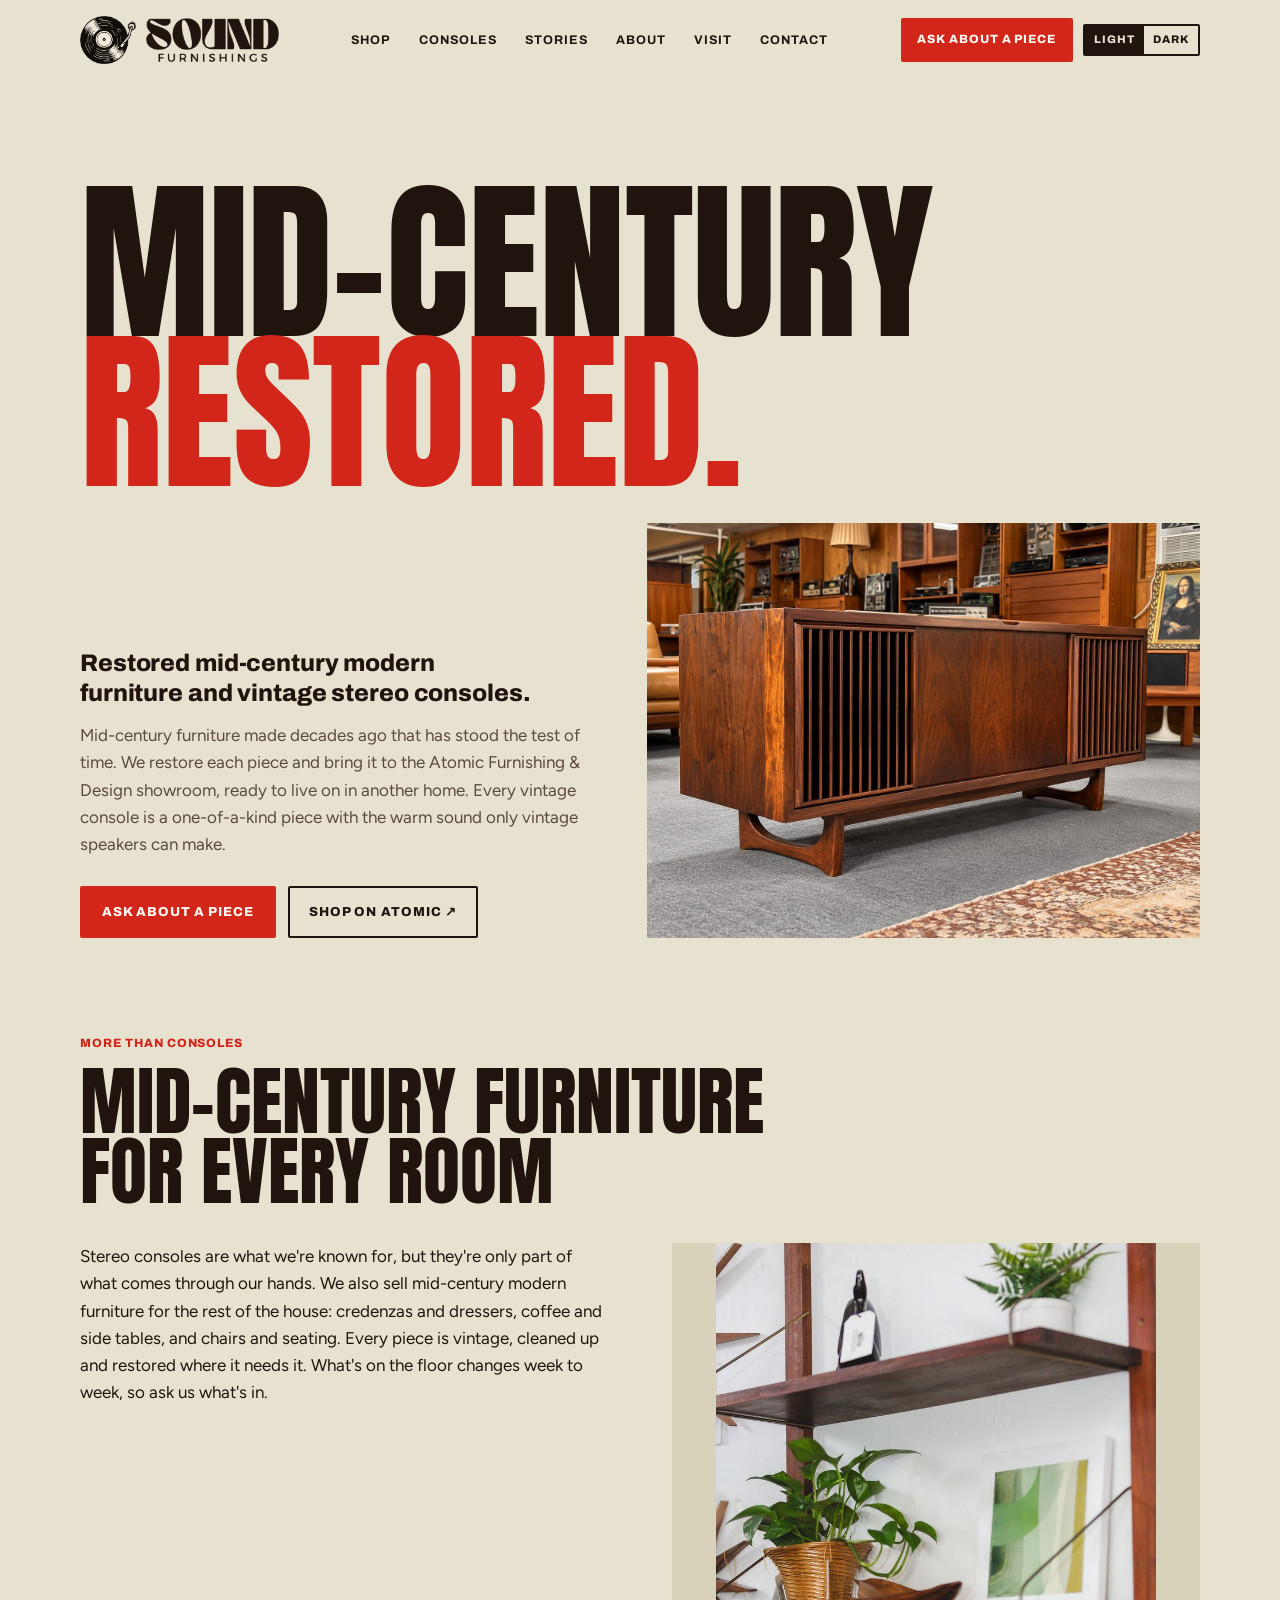
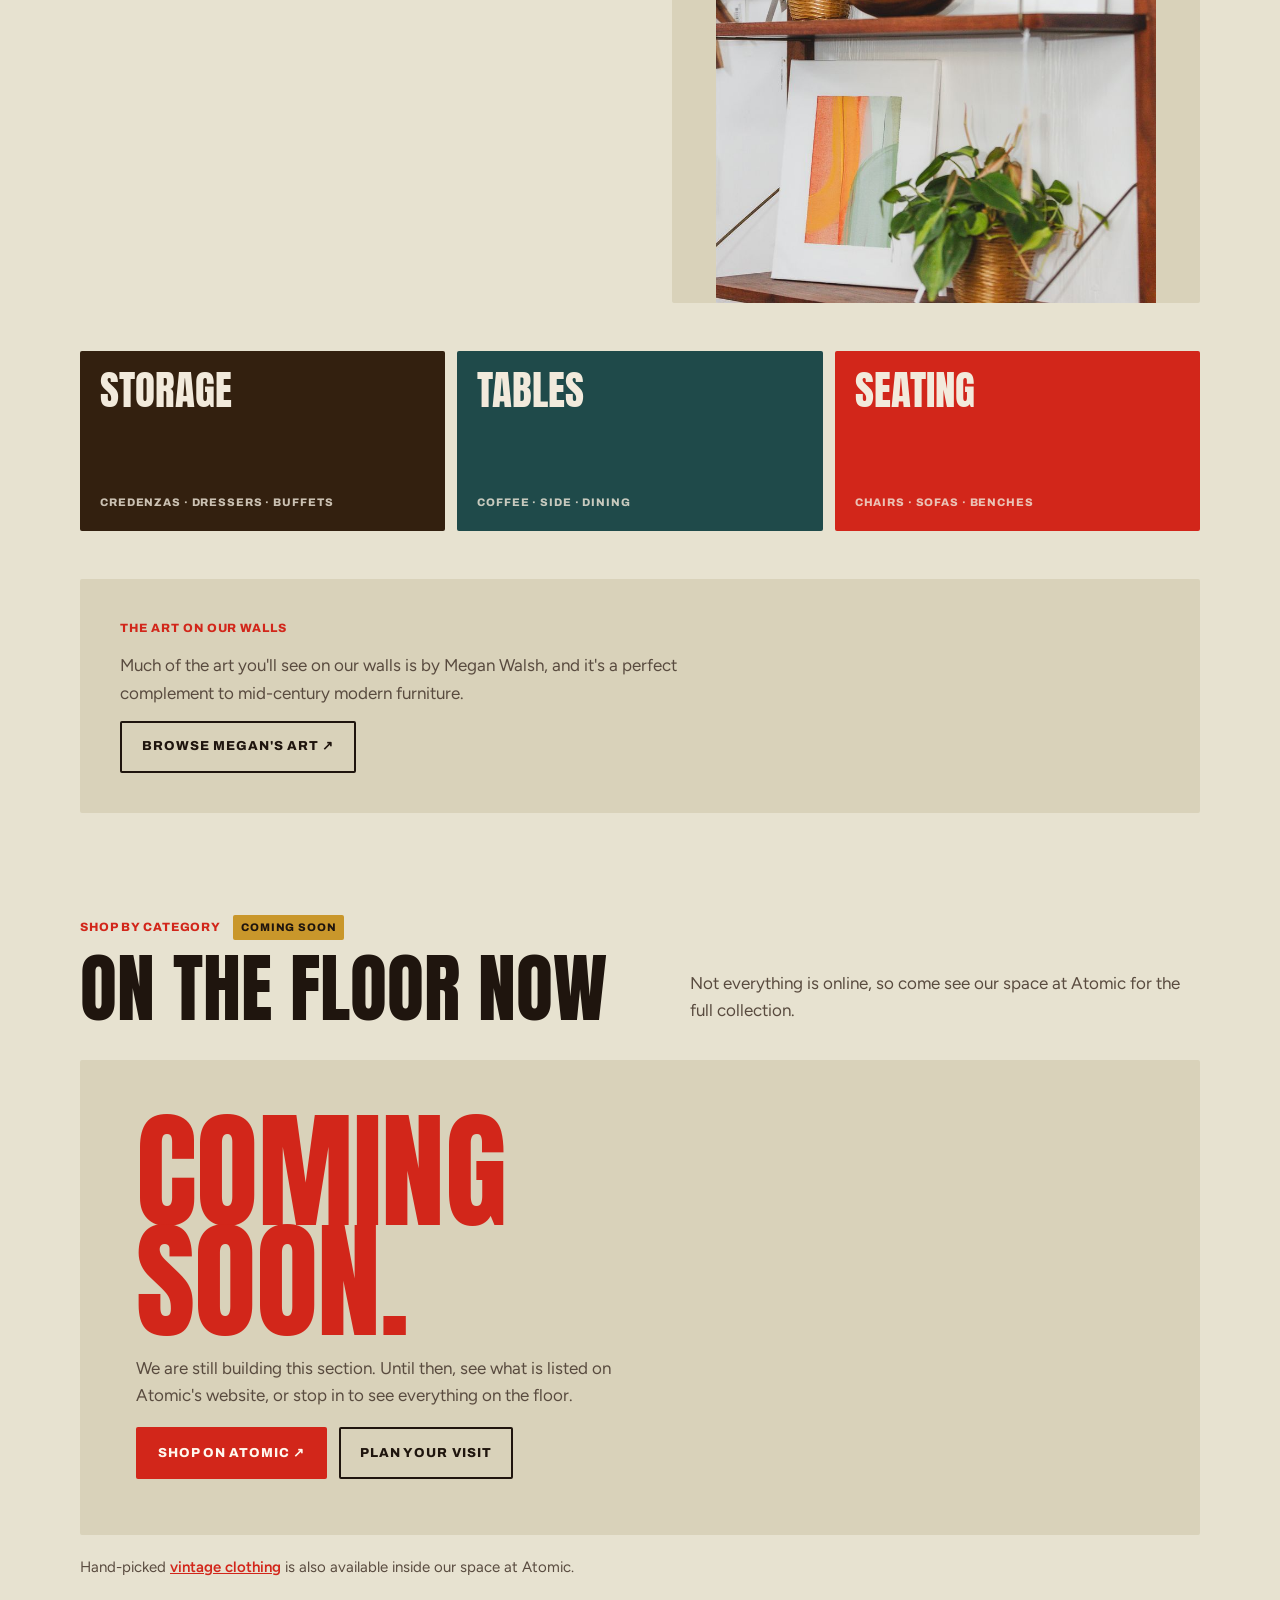
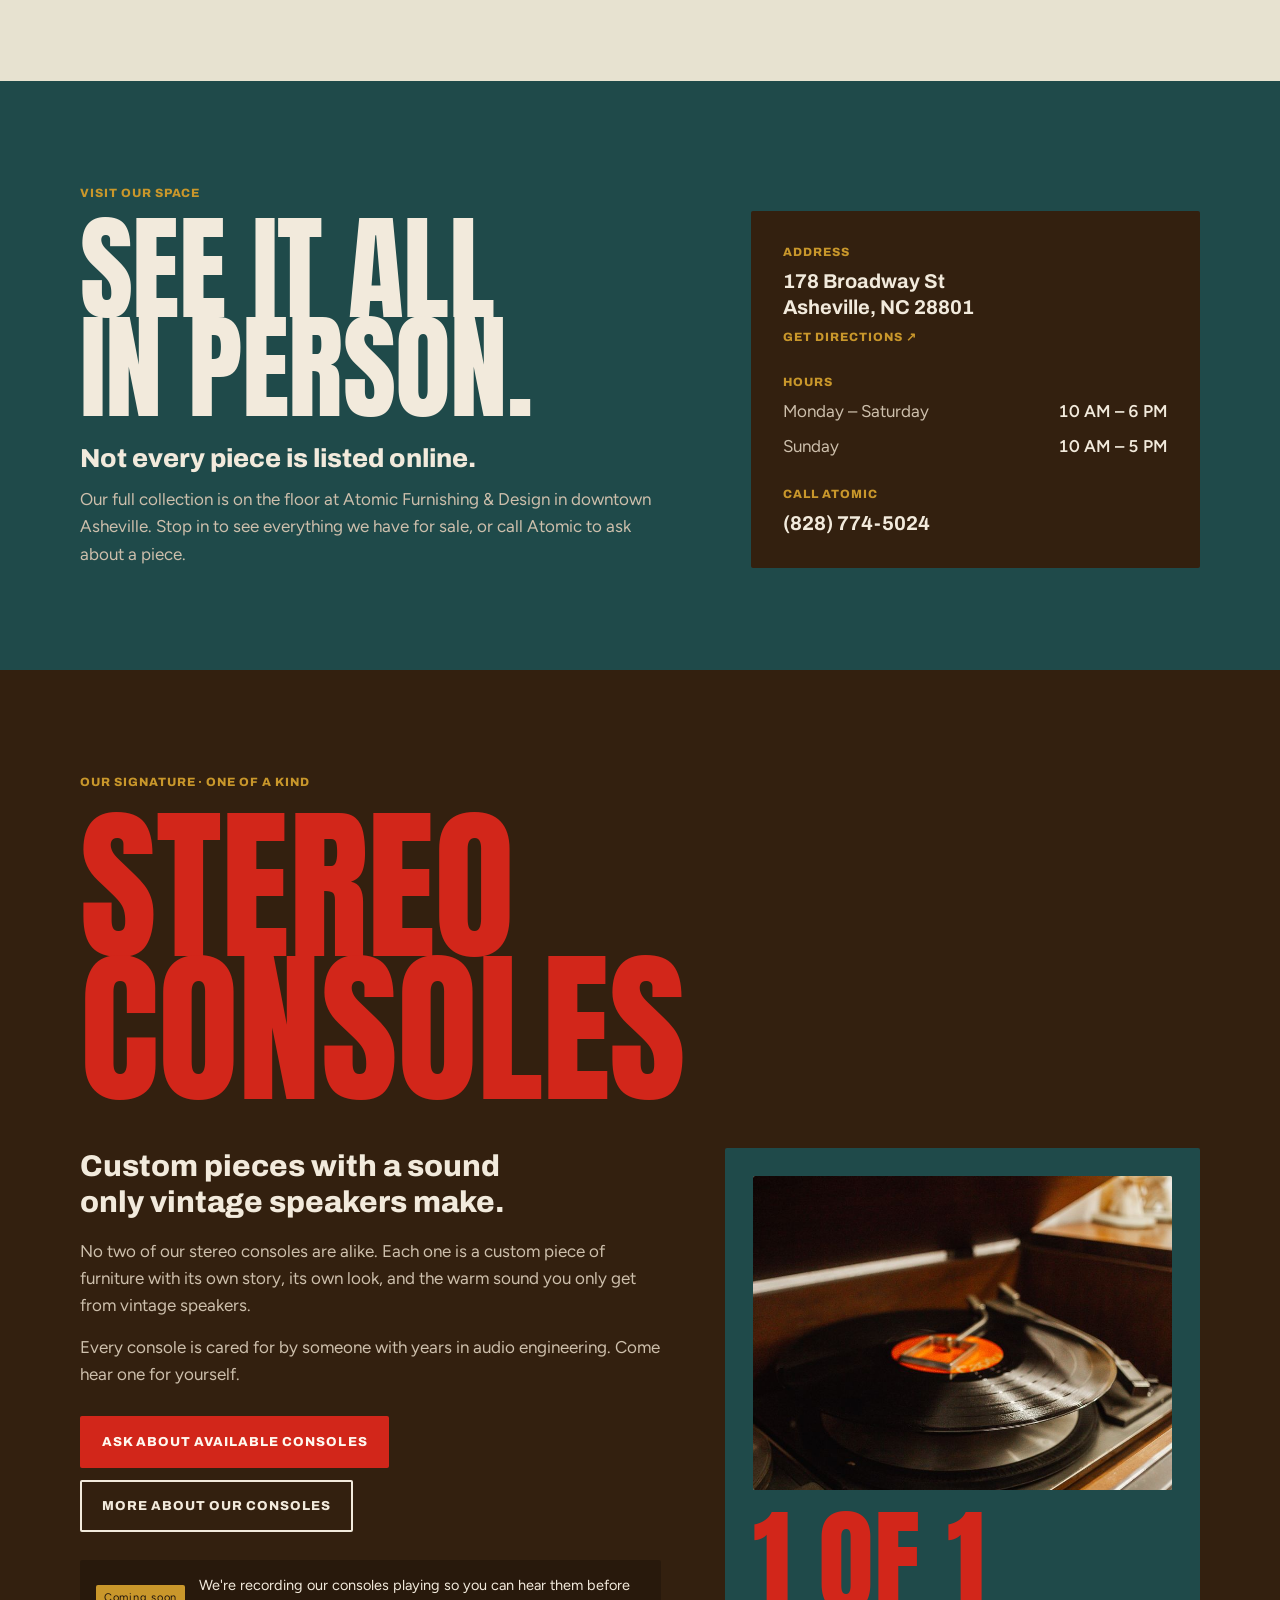
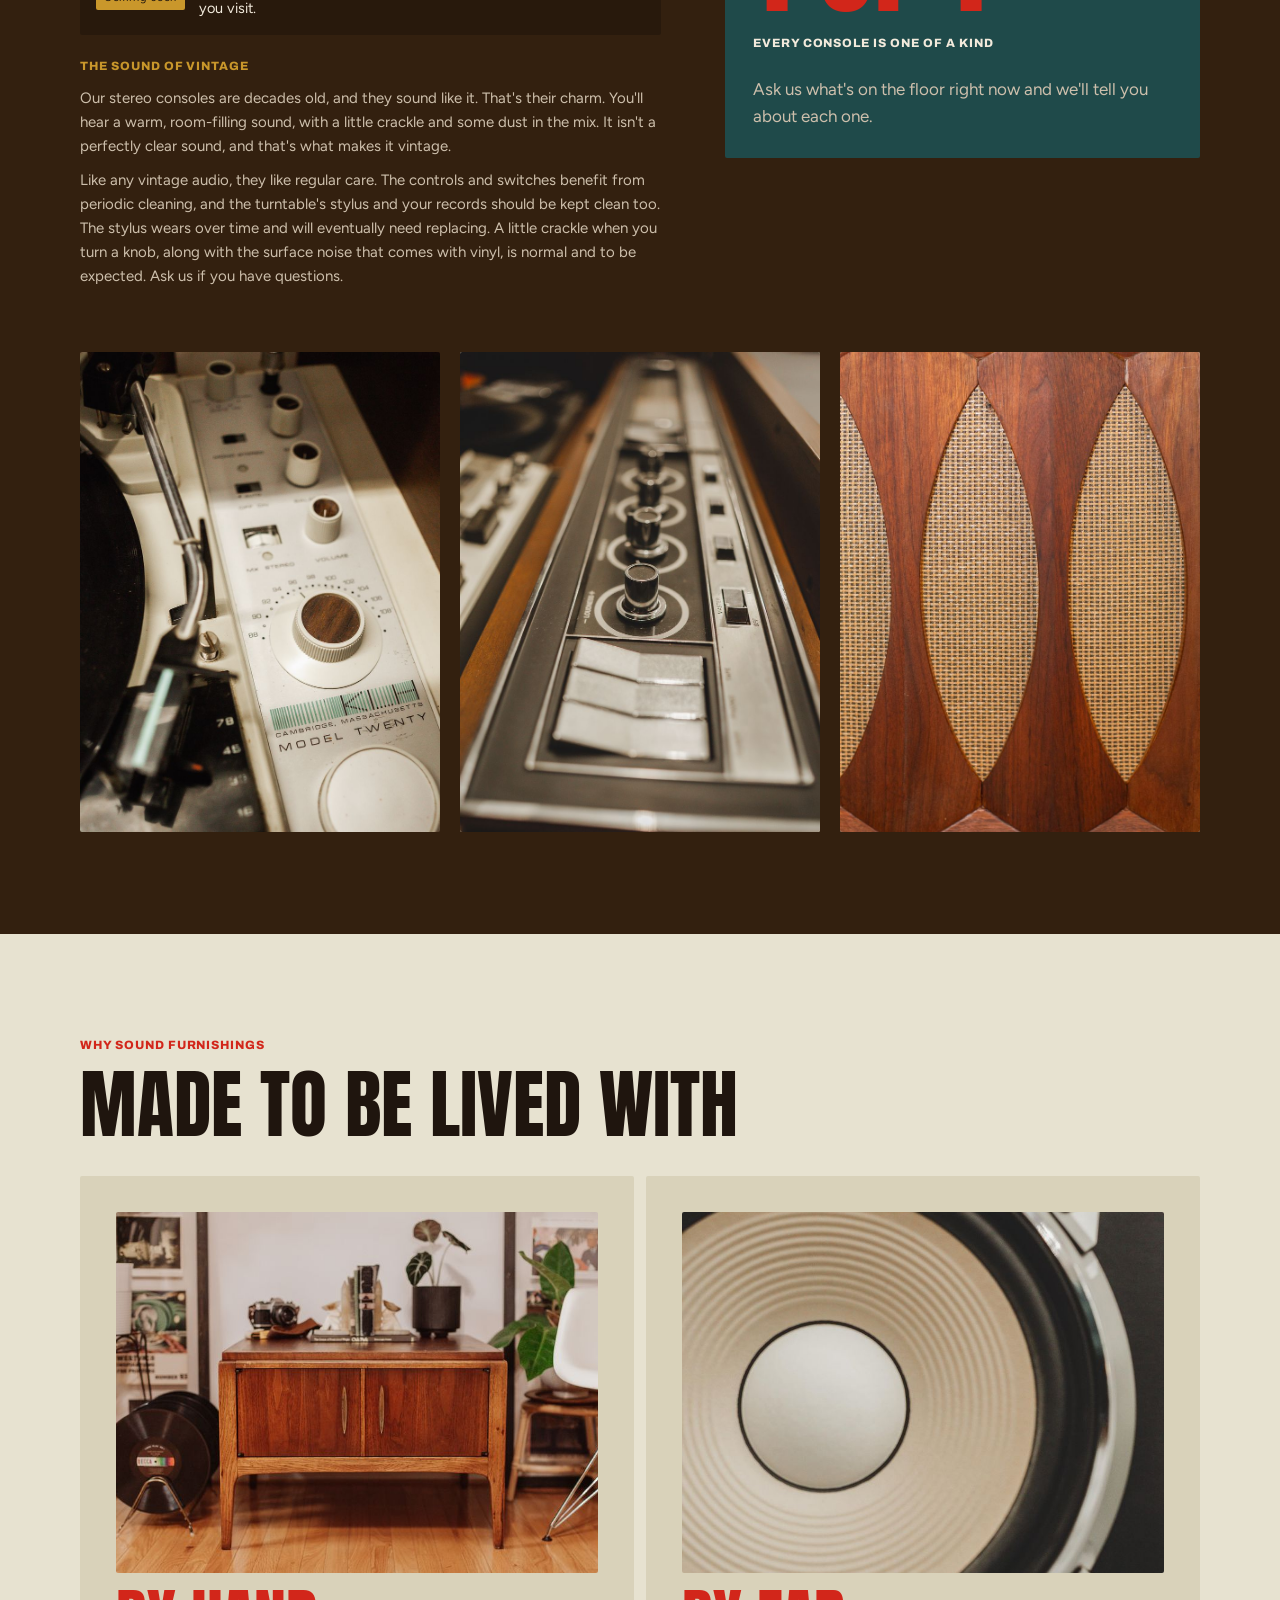
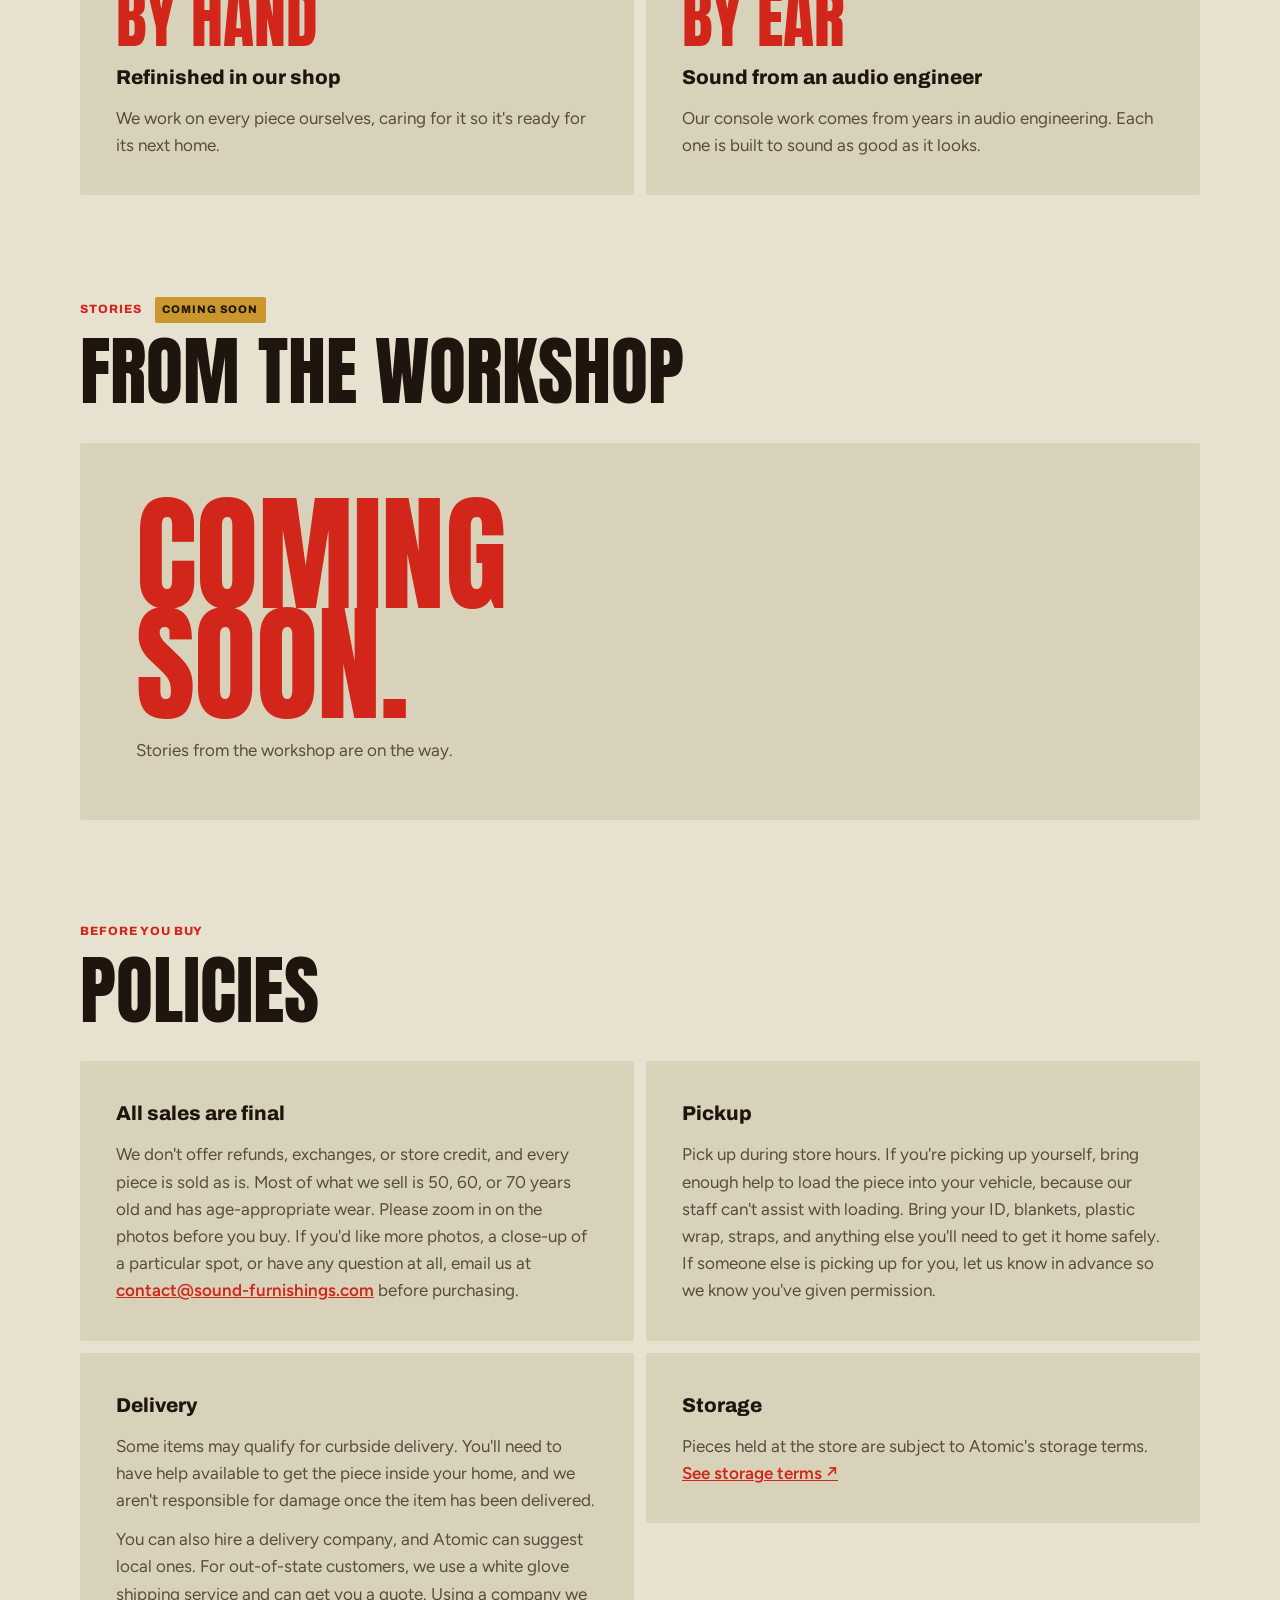
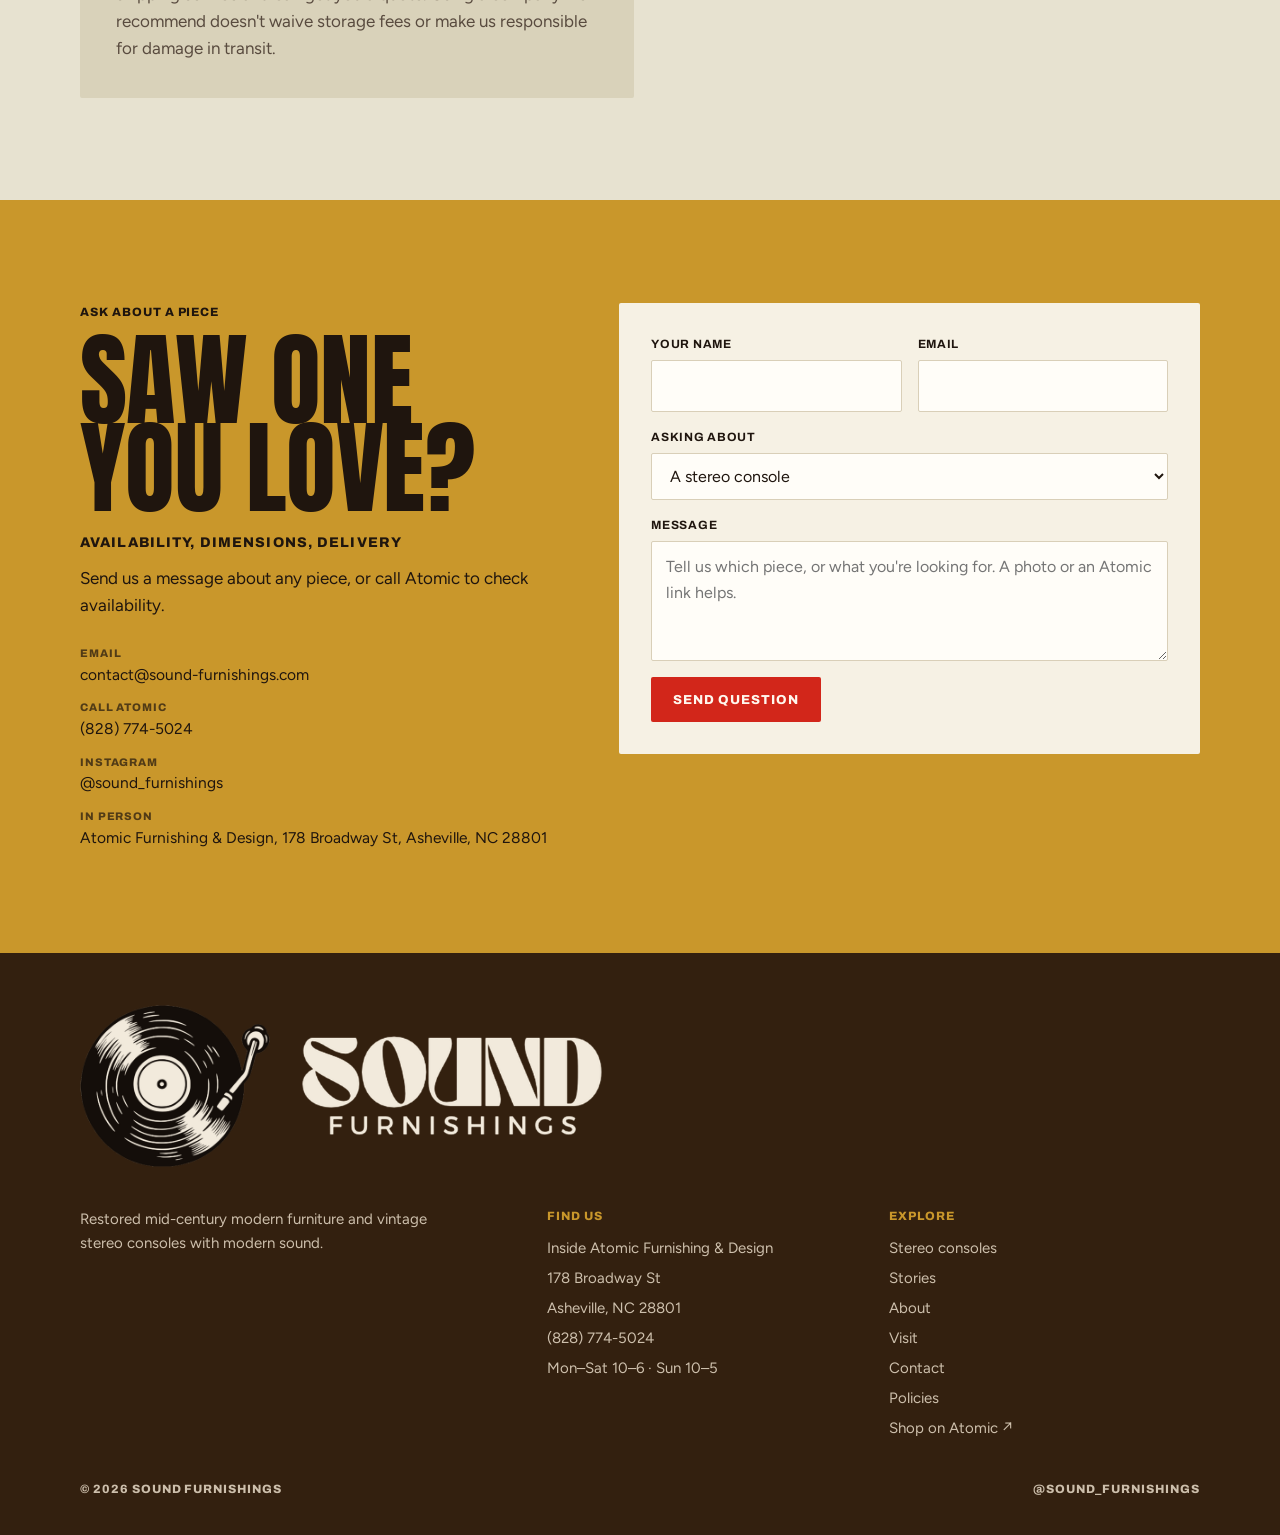
<file: index.html>
<!doctype html>
<html lang="en">
<head>
<meta charset="utf-8">
<meta name="viewport" content="width=device-width, initial-scale=1">
<title>Sound Furnishings | Restored Mid-Century Furniture &amp; Stereo Consoles</title>
<meta name="description" content="Restored mid-century modern furniture and one-of-a-kind vintage stereo consoles. See our space inside Atomic Furnishing &amp; Design, 178 Broadway St, Asheville, NC.">
<link rel="canonical" href="https://www.sound-furnishings.com/">
<meta name="theme-color" content="#33200F">
<meta property="og:site_name" content="Sound Furnishings">
<meta property="og:type" content="website">
<meta property="og:title" content="Sound Furnishings | Restored Mid-Century Furniture &amp; Stereo Consoles">
<meta property="og:description" content="Restored mid-century modern furniture and one-of-a-kind vintage stereo consoles. See our space inside Atomic Furnishing &amp; Design, 178 Broadway St, Asheville, NC.">
<meta property="og:url" content="https://www.sound-furnishings.com/">
<meta property="og:image" content="https://www.sound-furnishings.com/assets/og-image.png">
<meta name="twitter:card" content="summary_large_image">
<link rel="icon" type="image/png" href="/assets/favicon.png">
<link rel="preconnect" href="https://fonts.googleapis.com">
<link rel="preconnect" href="https://fonts.gstatic.com" crossorigin>
<link rel="stylesheet" href="https://fonts.googleapis.com/css2?family=Anton&family=Archivo:wght@600;700;800&family=Figtree:wght@400;500;600&display=swap">
<link rel="stylesheet" href="/style.css">
<script>try{var t=localStorage.getItem('sf-theme');if(t){document.documentElement.setAttribute('data-theme',t)}}catch(e){}</script>
<script type="application/ld+json">{"@context": "https://schema.org", "@type": "FurnitureStore", "name": "Sound Furnishings", "url": "https://www.sound-furnishings.com/", "image": "https://www.sound-furnishings.com/assets/og-image.png", "description": "Restored mid-century modern furniture and vintage stereo consoles, in our space inside Atomic Furnishing & Design in Asheville, NC.", "telephone": "+1-828-774-5024", "address": {"@type": "PostalAddress", "streetAddress": "178 Broadway St", "addressLocality": "Asheville", "addressRegion": "NC", "postalCode": "28801", "addressCountry": "US"}, "openingHoursSpecification": [{"@type": "OpeningHoursSpecification", "dayOfWeek": ["Monday", "Tuesday", "Wednesday", "Thursday", "Friday", "Saturday"], "opens": "10:00", "closes": "18:00"}, {"@type": "OpeningHoursSpecification", "dayOfWeek": "Sunday", "opens": "10:00", "closes": "17:00"}], "sameAs": ["https://www.instagram.com/sound_furnishings/"]}</script>
</head>
<body>
<a class="skip" href="#main">Skip to content</a>
<header class="site">
  <div class="wrap bar">
    <a class="logo" href="/" aria-label="Sound Furnishings home"><img class="rec" src="/assets/record-solid.png" alt="" width="56" height="48"><img class="wm wm-ink" src="/assets/wordmark-ink.png" alt="Sound Furnishings" width="133" height="44"><img class="wm wm-cream" src="/assets/wordmark-cream.png" alt="" width="133" height="44"></a>
    <nav class="main" id="nav" aria-label="Main"><a href="/#shop">Shop</a><a href="/consoles/">Consoles</a><a href="/stories/">Stories</a><a href="/about/">About</a><a href="/visit/">Visit</a><a href="/contact/">Contact</a></nav>
    <div style="display:flex;gap:10px;align-items:center">
      <a class="btn btn-primary header-cta" href="/contact/">Ask about a piece</a>
      <div class="theme-toggle" role="group" aria-label="Color theme">
        <button type="button" id="t-light" data-set="light">Light</button>
        <button type="button" id="t-dark" data-set="dark">Dark</button>
      </div>
      <button class="menu-btn" id="menuBtn" aria-expanded="false" aria-controls="nav">Menu</button>
    </div>
  </div>
</header>
<main id="main">

  <section class="hero">
    <div class="wrap">
      <p class="giant" aria-hidden="true"><span class="ink">Mid-Century</span><span>Restored.</span></p>
      <div class="hero-grid">
        <div>
          <h1>Restored mid-century modern furniture and vintage stereo consoles.</h1>
          <p class="lede">Mid-century furniture made decades ago that has stood the test of time. We restore each piece and bring it to the Atomic Furnishing &amp; Design showroom, ready to live on in another home. Every vintage console is a one-of-a-kind piece with the warm sound only vintage speakers can make.</p>
          <div class="actions">
            <a class="btn btn-primary" href="#ask">Ask about a piece</a>
            <a class="btn btn-ghost" href="https://atomicfurnishings.com/collections/sound-furnishings" target="_blank" rel="noopener">Shop on Atomic ↗</a>
          </div>
        </div>
        <img class="hero-img" src="/assets/hero-console.jpg" alt="Walnut mid-century stereo console with slatted speaker grilles, on display at Atomic Furnishing & Design" width="1448" height="1086" fetchpriority="high">
      </div>
    </div>
  </section>

  <section id="furniture" style="padding-top:0">
    <div class="wrap">
      <div class="sec-head">
        <div>
          <p class="label">More than consoles</p>
          <h2 class="head">Mid-century furniture for every room</h2>
        </div>
      </div>
      <div class="split">
        <div class="prose" style="max-width:36em">
          <p>Stereo consoles are what we're known for, but they're only part of what comes through our hands. We also sell mid-century modern furniture for the rest of the house: credenzas and dressers, coffee and side tables, and chairs and seating. Every piece is vintage, cleaned up and restored where it needs it. What's on the floor changes week to week, so ask us what's in.</p>
        </div>
        <img class="ph" src="/assets/photos/shelf-1400.jpg" srcset="/assets/photos/shelf-800.jpg 800w, /assets/photos/shelf-1400.jpg 1365w" sizes="(max-width:880px) 100vw, 50vw" alt="Walnut wall shelves with plants, a carved wooden bowl and abstract paintings" width="1365" height="2048" loading="lazy" decoding="async" style="aspect-ratio:4/5;object-fit:contain">
      </div>
      <div class="kinds">
        <div class="kind" style="--tone:var(--walnut)"><h3>Storage</h3><p class="label">Credenzas · dressers · buffets</p></div>
        <div class="kind" style="--tone:var(--teal)"><h3>Tables</h3><p class="label">Coffee · side · dining</p></div>
        <div class="kind" style="--tone:var(--red)"><h3>Seating</h3><p class="label">Chairs · sofas · benches</p></div>
      </div>
      <div class="art-note">
        <p class="label">The art on our walls</p>
        <p>Much of the art you'll see on our walls is by Megan Walsh, and it's a perfect complement to mid-century modern furniture.</p>
        <div class="actions"><a class="btn btn-ghost" href="https://atomicfurnishings.com/collections/megan-walsh" target="_blank" rel="noopener">Browse Megan's art ↗</a></div>
      </div>
    </div>
  </section>

  <section id="shop" style="padding-top:0">
    <div class="wrap">
      <div class="sec-head">
        <div>
          <p class="label">Shop by category <span class="soon">Coming soon</span></p>
          <h2 class="head">On the floor now</h2>
        </div>
        <p class="note">Not everything is online, so come see our space at Atomic for the full collection.</p>
      </div>
      <div class="coming"><p class="giant" aria-hidden="true">Coming<br>soon.</p>
        <p>We are still building this section. Until then, see what is listed on Atomic's website, or stop in to see everything on the floor.</p>
        <div class="actions"><a class="btn btn-primary" href="https://atomicfurnishings.com/collections/sound-furnishings" target="_blank" rel="noopener">Shop on Atomic ↗</a><a class="btn btn-ghost" href="/visit/">Plan your visit</a></div></div>
      <p class="extra">Hand-picked <a href="#visit">vintage clothing</a> is also available inside our space at Atomic.</p>
    </div>
  </section>

  <section class="visit" id="visit">
    <div class="wrap visit-grid">
      <div>
        <p class="label">Visit our space</p>
        <p class="giant" aria-hidden="true">See it all<br>in person.</p>
        <h2 class="visit-h">Not every piece is listed online.</h2>
        <p class="visit-copy">Our full collection is on the floor at Atomic Furnishing &amp; Design in downtown Asheville. Stop in to see everything we have for sale, or call Atomic to ask about a piece.</p>
      </div>
      <div class="visit-card">
        <div>
          <p class="label">Address</p>
          <p class="big-line">178 Broadway St<br>Asheville, NC 28801</p>
          <a class="maplink" href="https://www.google.com/maps/search/?api=1&amp;query=Atomic+Furnishing+and+Design+178+Broadway+St+Asheville+NC+28801" target="_blank" rel="noopener">Get directions ↗</a>
        </div>
        <div>
          <p class="label">Hours</p>
          <dl class="hours">
            <div><dt>Monday – Saturday</dt><dd>10 AM – 6 PM</dd></div>
            <div><dt>Sunday</dt><dd>10 AM – 5 PM</dd></div>
          </dl>
        </div>
        <div>
          <p class="label">Call Atomic</p>
          <p class="big-line"><a href="tel:+18287745024">(828) 774-5024</a></p>
        </div>
      </div>
    </div>
  </section>

  <section class="signature" id="consoles">
    <div class="wrap">
      <p class="label">Our signature · One of a kind</p>
      <p class="giant" aria-hidden="true">Stereo<br>Consoles</p>
      <div class="sig-grid">
        <div>
          <h2>Custom pieces with a sound only vintage speakers make.</h2>
          <div class="body">
            <p>No two of our stereo consoles are alike. Each one is a custom piece of furniture with its own story, its own look, and the warm sound you only get from vintage speakers.</p>
            <p>Every console is cared for by someone with years in audio engineering. Come hear one for yourself.</p>
          </div>
          <div class="actions">
            <a class="btn btn-primary" href="/contact/">Ask about available consoles</a>
            <a class="btn btn-ghost" href="/consoles/">More about our consoles</a>
          </div>
          <div class="listen"><span class="soon">Coming soon</span><span>We're recording our consoles playing so you can hear them before you visit.</span></div>
          <div class="sound-note"><p class="label">The sound of vintage</p><p>Our stereo consoles are decades old, and they sound like it. That's their charm. You'll hear a warm, room-filling sound, with a little crackle and some dust in the mix. It isn't a perfectly clear sound, and that's what makes it vintage.</p><p>Like any vintage audio, they like regular care. The controls and switches benefit from periodic cleaning, and the turntable's stylus and your records should be kept clean too. The stylus wears over time and will eventually need replacing. A little crackle when you turn a knob, along with the surface noise that comes with vinyl, is normal and to be expected. Ask us if you have questions.</p></div>
        </div>
        <aside class="spec" aria-label="Every console is one of a kind">
          <img class="ph" src="/assets/photos/turntable-1400.jpg" srcset="/assets/photos/turntable-800.jpg 800w, /assets/photos/turntable-1400.jpg 1365w" sizes="(max-width:880px) 100vw, 40vw" alt="Vintage turntable playing a record inside a wood console" width="1365" height="2048" loading="lazy" decoding="async" style="object-position:50% 36%;aspect-ratio:4/3">
          <p class="oneofone" aria-hidden="true">1 of 1</p>
          <p class="label" style="color:var(--on-dark)">Every console is one of a kind</p>
          <p style="color:var(--on-dark-soft)">Ask us what's on the floor right now and we'll tell you about each one.</p>
        </aside>
      </div>
    <div class="strip"><img class="ph" src="/assets/photos/klh-1400.jpg" srcset="/assets/photos/klh-800.jpg 800w, /assets/photos/klh-1400.jpg 1400w" sizes="(max-width:560px) 100vw, 33vw" alt="Vintage KLH Model Twenty stereo controls and tonearm" width="1400" height="1867" loading="lazy" decoding="async" style="object-position:50% 50%"><img class="ph" src="/assets/photos/controls-1400.jpg" srcset="/assets/photos/controls-800.jpg 800w, /assets/photos/controls-1400.jpg 1365w" sizes="(max-width:560px) 50vw, 33vw" alt="Black knobs and chrome switches on the control panel of a vintage stereo console" width="1365" height="2048" loading="lazy" decoding="async" style="object-position:50% 60%"><img class="ph" src="/assets/photos/walnut-panel-1400.jpg" srcset="/assets/photos/walnut-panel-800.jpg 800w, /assets/photos/walnut-panel-1400.jpg 1365w" sizes="(max-width:560px) 50vw, 33vw" alt="Walnut speaker panel with oval woven grille cloth on a vintage console" width="1365" height="2048" loading="lazy" decoding="async" style="object-position:50% 40%"></div>
    </div>
  </section>

  <section >
    <div class="wrap">
      <div class="sec-head">
        <div>
          <p class="label">Why Sound Furnishings</p>
          <h2 class="head">Made to be lived with</h2>
        </div>
      </div>
      <div class="pillars">
        <div class="pillar">
          <img class="ph" src="/assets/photos/side-table-1400.jpg" srcset="/assets/photos/side-table-800.jpg 800w, /assets/photos/side-table-1400.jpg 1400w" sizes="(max-width:700px) 100vw, 50vw" alt="Mid-century wood side table with two doors and brass pulls, styled with a camera, books and plants" width="1400" height="933" loading="lazy" decoding="async" style="object-position:50% 50%;aspect-ratio:4/3">
          <span class="num">By hand</span>
          <h3>Refinished in our shop</h3>
          <p>We work on every piece ourselves, caring for it so it's ready for its next home.</p>
        </div>
        <div class="pillar">
          <img class="ph" src="/assets/photos/speaker-1400.jpg" srcset="/assets/photos/speaker-800.jpg 800w, /assets/photos/speaker-1400.jpg 1400w" sizes="(max-width:700px) 100vw, 50vw" alt="Close-up of a vintage speaker with a chrome ring" width="1400" height="1958" loading="lazy" decoding="async" style="object-position:50% 42%;aspect-ratio:4/3">
          <span class="num">By ear</span>
          <h3>Sound from an audio engineer</h3>
          <p>Our console work comes from years in audio engineering. Each one is built to sound as good as it looks.</p>
        </div>
      </div>
    </div>
  </section>

  <section id="stories" style="padding-top:0">
    <div class="wrap">
      <div class="sec-head">
        <div>
          <p class="label">Stories <span class="soon">Coming soon</span></p>
          <h2 class="head">From the workshop</h2>
        </div>
      </div>
      <div class="coming"><p class="giant" aria-hidden="true">Coming<br>soon.</p><p>Stories from the workshop are on the way.</p></div>
    </div>
  </section>

  <section id="policies" style="padding-top:0">
    <div class="wrap">
      <div class="sec-head">
        <div>
          <p class="label">Before you buy</p>
          <h2 class="head">Policies</h2>
        </div>
      </div>
      <div class="policies">
        <div class="pillar">
          <h3>All sales are final</h3>
          <p>We don't offer refunds, exchanges, or store credit, and every piece is sold as is. Most of what we sell is 50, 60, or 70 years old and has age-appropriate wear. Please zoom in on the photos before you buy. If you'd like more photos, a close-up of a particular spot, or have any question at all, email us at <a href="mailto:contact@sound-furnishings.com">contact@sound-furnishings.com</a> before purchasing.</p>
        </div>
        <div class="pillar">
          <h3>Pickup</h3>
          <p>Pick up during store hours. If you're picking up yourself, bring enough help to load the piece into your vehicle, because our staff can't assist with loading. Bring your ID, blankets, plastic wrap, straps, and anything else you'll need to get it home safely. If someone else is picking up for you, let us know in advance so we know you've given permission.</p>
        </div>
        <div class="pillar">
          <h3>Delivery</h3>
          <p>Some items may qualify for curbside delivery. You'll need to have help available to get the piece inside your home, and we aren't responsible for damage once the item has been delivered.</p>
          <p>You can also hire a delivery company, and Atomic can suggest local ones. For out-of-state customers, we use a white glove shipping service and can get you a quote. Using a company we recommend doesn't waive storage fees or make us responsible for damage in transit.</p>
        </div>
        <div class="pillar">
          <h3>Storage</h3>
          <p>Pieces held at the store are subject to Atomic's storage terms. <a href="https://atomicfurnishings.com/pages/faq" target="_blank" rel="noopener">See storage terms ↗</a></p>
        </div>
      </div>
    </div>
  </section>

  <section class="ask" id="ask">
    <div class="wrap ask-grid">
      <div>
        <p class="label">Ask about a piece</p>
        <p class="giant" aria-hidden="true">Saw one<br>you love?</p>
        <h2 class="label" style="font-size:14px;margin-bottom:10px">Availability, dimensions, delivery</h2>
        <p class="intro">Send us a message about any piece, or call Atomic to check availability.</p>
        <div class="direct">
          <div><span class="label">Email</span><a href="mailto:contact@sound-furnishings.com" style="text-decoration:none">contact@sound-furnishings.com</a></div>
          <div><span class="label">Call Atomic</span><a href="tel:+18287745024" style="text-decoration:none">(828) 774-5024</a></div>
          <div><span class="label">Instagram</span>@sound_furnishings</div>
          <div><span class="label">In person</span>Atomic Furnishing &amp; Design, 178 Broadway St, Asheville, NC 28801</div>
        </div>
      </div>
      <form class="js-form" id="askForm" data-key="80a40fdf-6cdd-4744-99bf-90d2cc8a760e" novalidate>
        <input type="checkbox" name="botcheck" tabindex="-1" autocomplete="off" style="display:none" aria-hidden="true">
        <div class="field"><label for="askForm-name">Your name</label><input id="askForm-name" name="name" autocomplete="name" required></div>
        <div class="field"><label for="askForm-email">Email</label><input id="askForm-email" name="email" type="email" autocomplete="email" required></div>
        <div class="field full"><label for="askForm-type">Asking about</label>
          <select id="askForm-type" name="asking_about">
            <option>A stereo console</option><option>A specific piece I saw</option><option>Credenzas or dressers</option><option>Tables</option><option>Seating</option><option>Bedroom</option><option>Vintage clothing</option><option>Something else</option>
          </select></div>
        <div class="field full"><label for="askForm-msg">Message</label><textarea id="askForm-msg" name="message" required placeholder="Tell us which piece, or what you're looking for. A photo or an Atomic link helps."></textarea></div>
        <div class="form-foot"><button class="btn btn-primary" type="submit">Send question</button></div>
        <p class="sent" role="status" hidden></p>
      </form>
    </div>
  </section>

</main>
<footer>
  <div class="wrap">
    <div class="foot-logo"><img src="/assets/record-solid-lg.png" alt="" width="211" height="180"><img src="/assets/wordmark-cream.png" alt="Sound Furnishings" width="300" height="99"></div>
    <div class="foot-grid">
      <div><p style="max-width:26em">Restored mid-century modern furniture and vintage stereo consoles with modern sound.</p></div>
      <div>
        <p class="label">Find us</p>
        <ul><li>Inside Atomic Furnishing &amp; Design</li><li>178 Broadway St</li><li>Asheville, NC 28801</li><li><a href="tel:+18287745024">(828) 774-5024</a></li><li>Mon–Sat 10–6 · Sun 10–5</li></ul>
      </div>
      <div>
        <p class="label">Explore</p>
        <ul><li><a href="/consoles/">Stereo consoles</a></li><li><a href="/stories/">Stories</a></li><li><a href="/about/">About</a></li><li><a href="/visit/">Visit</a></li><li><a href="/contact/">Contact</a></li><li><a href="/#policies">Policies</a></li><li><a href="https://atomicfurnishings.com/collections/sound-furnishings" target="_blank" rel="noopener">Shop on Atomic ↗</a></li></ul>
      </div>
    </div>
    <div class="foot-base"><p class="label">© 2026 Sound Furnishings</p><p class="label">@sound_furnishings</p></div>
  </div>
</footer>
<script src="/site.js" defer></script>
</body>
</html>
</file>
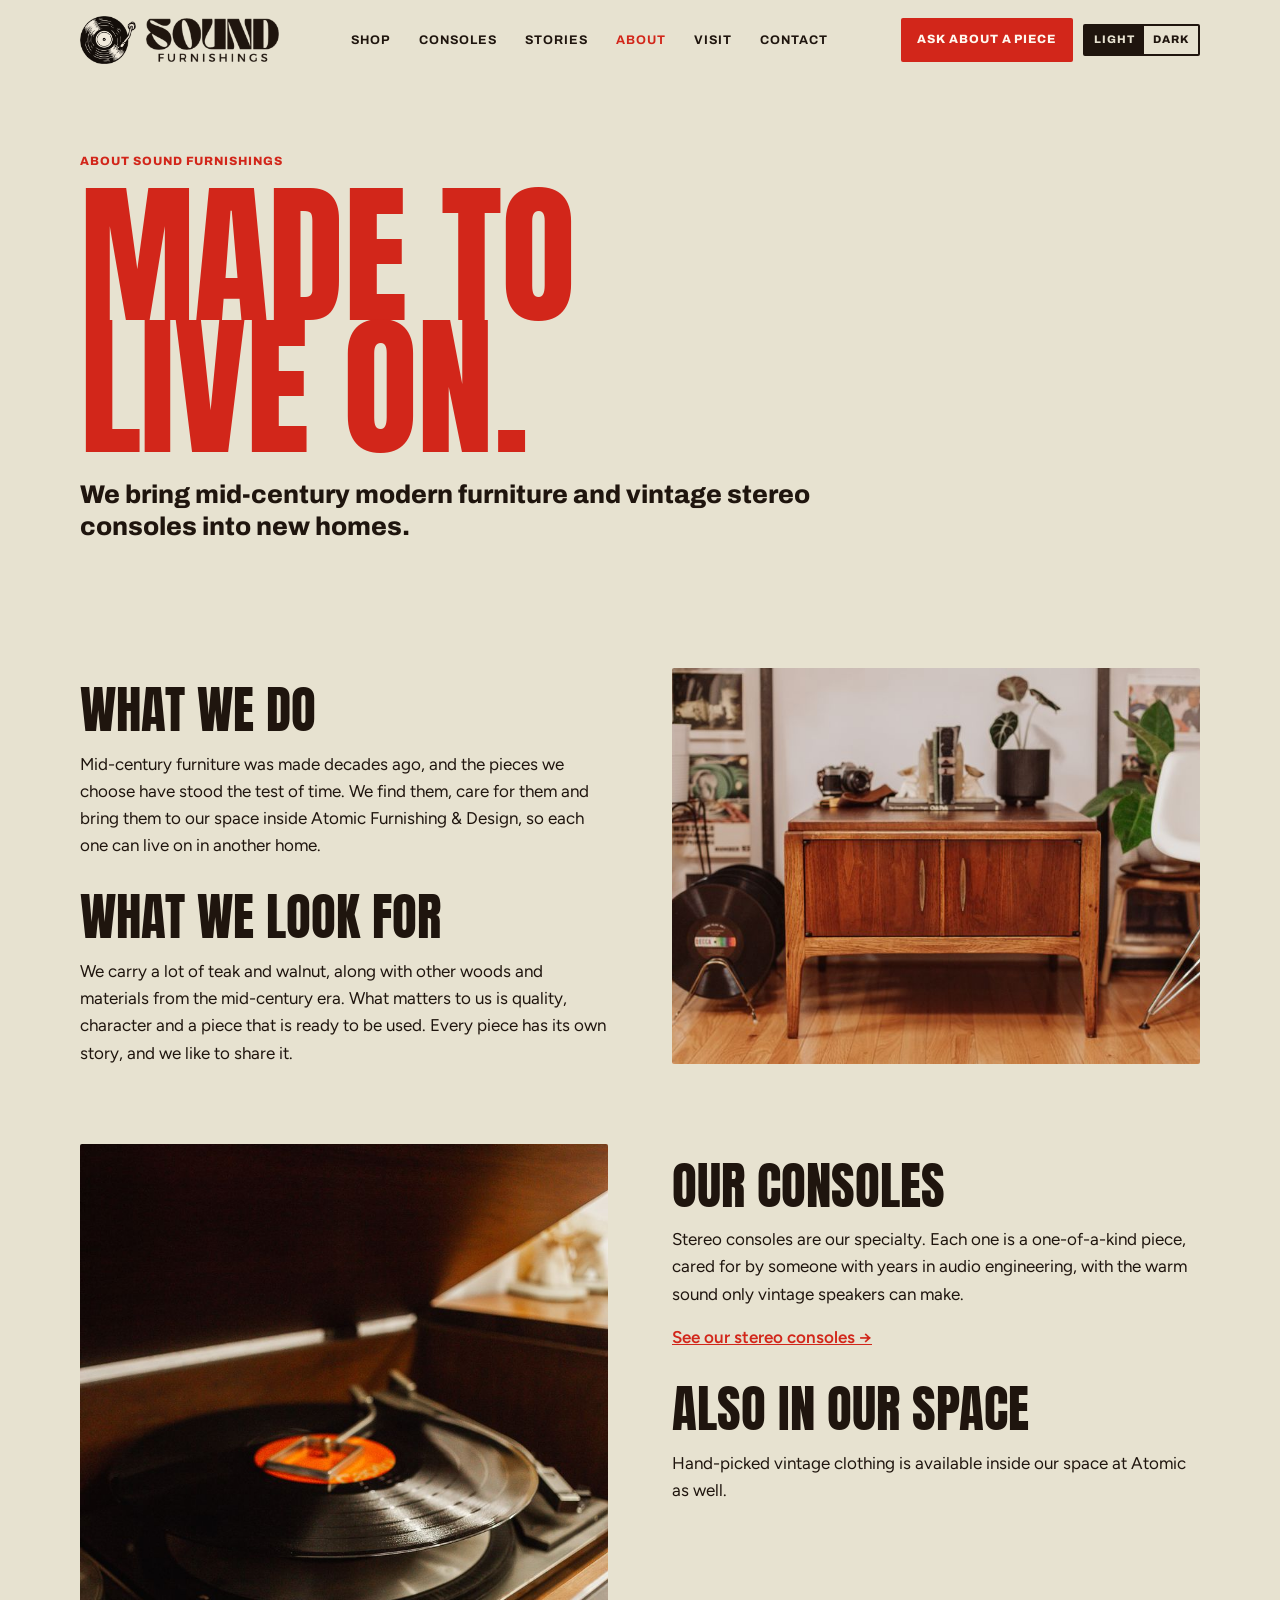
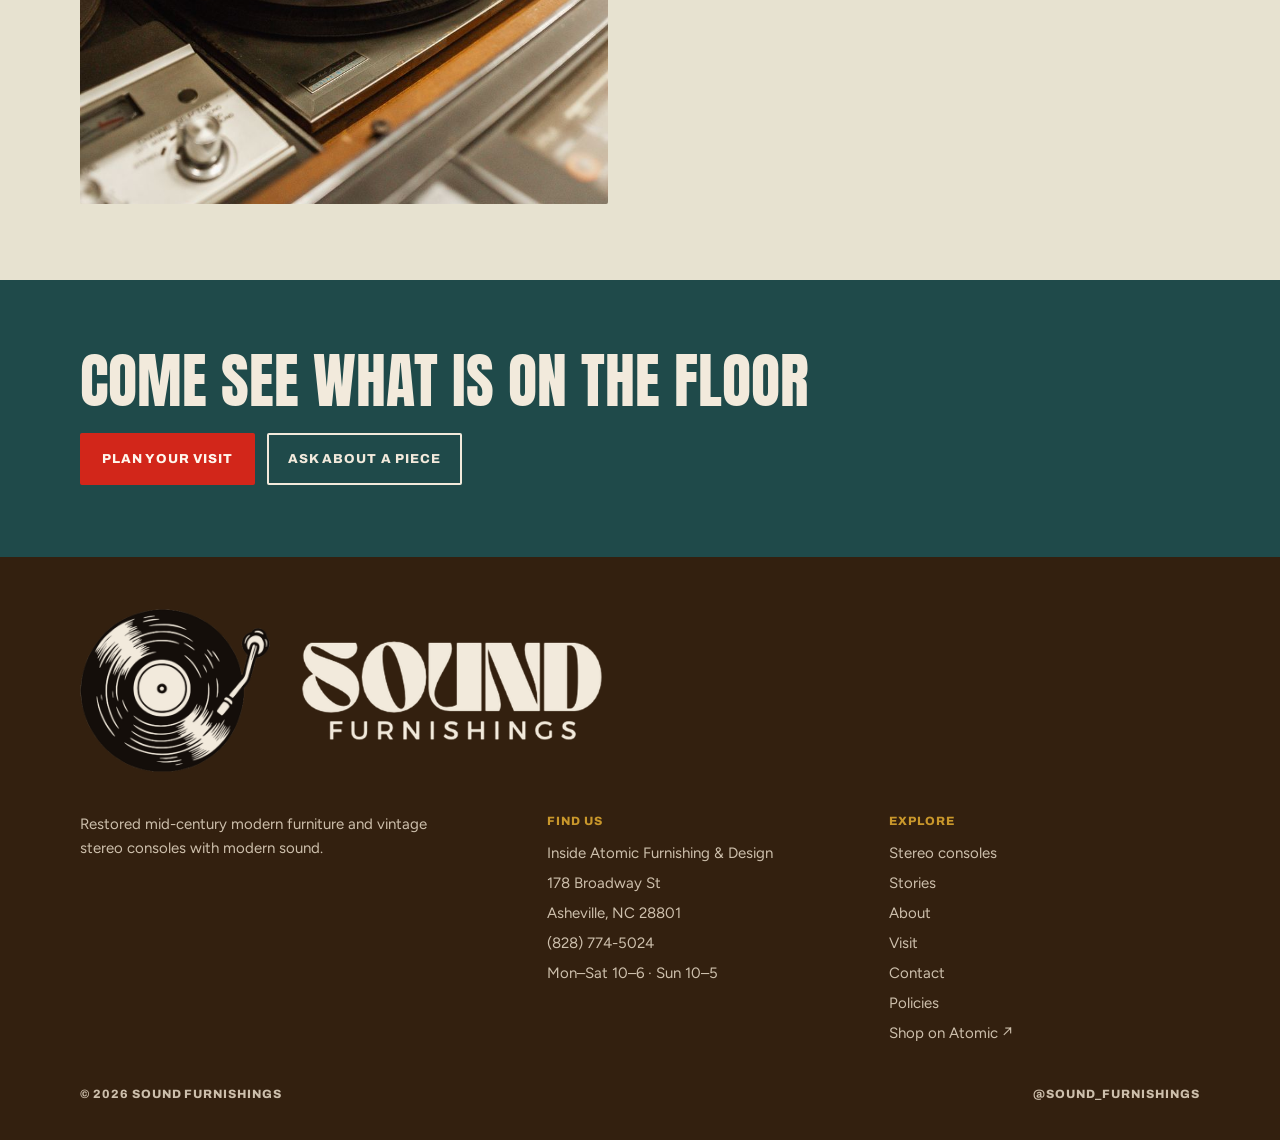
<file: about/index.html>
<!doctype html>
<html lang="en">
<head>
<meta charset="utf-8">
<meta name="viewport" content="width=device-width, initial-scale=1">
<title>About | Sound Furnishings</title>
<meta name="description" content="Sound Furnishings brings restored mid-century modern furniture and vintage stereo consoles into new homes. Find us inside Atomic Furnishing &amp; Design in Asheville, NC.">
<link rel="canonical" href="https://www.sound-furnishings.com/about/">
<meta name="theme-color" content="#33200F">
<meta property="og:site_name" content="Sound Furnishings">
<meta property="og:type" content="website">
<meta property="og:title" content="About | Sound Furnishings">
<meta property="og:description" content="Sound Furnishings brings restored mid-century modern furniture and vintage stereo consoles into new homes. Find us inside Atomic Furnishing &amp; Design in Asheville, NC.">
<meta property="og:url" content="https://www.sound-furnishings.com/about/">
<meta property="og:image" content="https://www.sound-furnishings.com/assets/og-image.png">
<meta name="twitter:card" content="summary_large_image">
<link rel="icon" type="image/png" href="/assets/favicon.png">
<link rel="preconnect" href="https://fonts.googleapis.com">
<link rel="preconnect" href="https://fonts.gstatic.com" crossorigin>
<link rel="stylesheet" href="https://fonts.googleapis.com/css2?family=Anton&family=Archivo:wght@600;700;800&family=Figtree:wght@400;500;600&display=swap">
<link rel="stylesheet" href="/style.css">
<script>try{var t=localStorage.getItem('sf-theme');if(t){document.documentElement.setAttribute('data-theme',t)}}catch(e){}</script>
</head>
<body>
<a class="skip" href="#main">Skip to content</a>
<header class="site">
  <div class="wrap bar">
    <a class="logo" href="/" aria-label="Sound Furnishings home"><img class="rec" src="/assets/record-solid.png" alt="" width="56" height="48"><img class="wm wm-ink" src="/assets/wordmark-ink.png" alt="Sound Furnishings" width="133" height="44"><img class="wm wm-cream" src="/assets/wordmark-cream.png" alt="" width="133" height="44"></a>
    <nav class="main" id="nav" aria-label="Main"><a href="/#shop">Shop</a><a href="/consoles/">Consoles</a><a href="/stories/">Stories</a><a href="/about/" aria-current="page">About</a><a href="/visit/">Visit</a><a href="/contact/">Contact</a></nav>
    <div style="display:flex;gap:10px;align-items:center">
      <a class="btn btn-primary header-cta" href="/contact/">Ask about a piece</a>
      <div class="theme-toggle" role="group" aria-label="Color theme">
        <button type="button" id="t-light" data-set="light">Light</button>
        <button type="button" id="t-dark" data-set="dark">Dark</button>
      </div>
      <button class="menu-btn" id="menuBtn" aria-expanded="false" aria-controls="nav">Menu</button>
    </div>
  </div>
</header>
<main id="main">
<section class="page-hero"><div class="wrap">
  <p class="label" style="color:var(--red)">About Sound Furnishings</p>
  <h1 class="giant">Made to<br>live on.</h1>
  <p class="lede">We bring mid-century modern furniture and vintage stereo consoles into new homes.</p>
</div></section>
<section class="block"><div class="wrap split">
  <div class="prose">
    <h2>What we do</h2>
    <p>Mid-century furniture was made decades ago, and the pieces we choose have stood the test of time. We find them, care for them and bring them to our space inside Atomic Furnishing &amp; Design, so each one can live on in another home.</p>
    <h2>What we look for</h2>
    <p>We carry a lot of teak and walnut, along with other woods and materials from the mid-century era. What matters to us is quality, character and a piece that is ready to be used. Every piece has its own story, and we like to share it.</p>
  </div>
  <img class="ph" src="/assets/photos/side-table-1400.jpg" srcset="/assets/photos/side-table-800.jpg 800w, /assets/photos/side-table-1400.jpg 1400w" sizes="(max-width:880px) 100vw, 50vw" alt="Mid-century wood side table with two doors and brass pulls, styled with a camera, books and plants" width="1400" height="933" loading="lazy" decoding="async" style="object-position:50% 50%;aspect-ratio:4/3">
</div></section>
<section class="block" style="padding-top:0"><div class="wrap split">
  <img class="ph" src="/assets/photos/turntable-1400.jpg" srcset="/assets/photos/turntable-800.jpg 800w, /assets/photos/turntable-1400.jpg 1365w" sizes="(max-width:880px) 100vw, 50vw" alt="Vintage turntable playing a record inside a wood console" width="1365" height="2048" loading="lazy" decoding="async" style="object-position:50% 38%;aspect-ratio:4/5">
  <div class="prose">
    <h2>Our consoles</h2>
    <p>Stereo consoles are our specialty. Each one is a one-of-a-kind piece, cared for by someone with years in audio engineering, with the warm sound only vintage speakers can make.</p>
    <p><a href="/consoles/">See our stereo consoles →</a></p>
    <h2>Also in our space</h2>
    <p>Hand-picked vintage clothing is available inside our space at Atomic as well.</p>
  </div>
</div></section>
<section class="cta-band"><div class="wrap inner">
  <h2>Come see what is on the floor</h2>
  <div class="actions"><a class="btn btn-primary" href="/visit/">Plan your visit</a><a class="btn btn-ghost" href="/contact/">Ask about a piece</a></div>
</div></section>
</main>
<footer>
  <div class="wrap">
    <div class="foot-logo"><img src="/assets/record-solid-lg.png" alt="" width="211" height="180"><img src="/assets/wordmark-cream.png" alt="Sound Furnishings" width="300" height="99"></div>
    <div class="foot-grid">
      <div><p style="max-width:26em">Restored mid-century modern furniture and vintage stereo consoles with modern sound.</p></div>
      <div>
        <p class="label">Find us</p>
        <ul><li>Inside Atomic Furnishing &amp; Design</li><li>178 Broadway St</li><li>Asheville, NC 28801</li><li><a href="tel:+18287745024">(828) 774-5024</a></li><li>Mon–Sat 10–6 · Sun 10–5</li></ul>
      </div>
      <div>
        <p class="label">Explore</p>
        <ul><li><a href="/consoles/">Stereo consoles</a></li><li><a href="/stories/">Stories</a></li><li><a href="/about/">About</a></li><li><a href="/visit/">Visit</a></li><li><a href="/contact/">Contact</a></li><li><a href="/#policies">Policies</a></li><li><a href="https://atomicfurnishings.com/collections/sound-furnishings" target="_blank" rel="noopener">Shop on Atomic ↗</a></li></ul>
      </div>
    </div>
    <div class="foot-base"><p class="label">© 2026 Sound Furnishings</p><p class="label">@sound_furnishings</p></div>
  </div>
</footer>
<script src="/site.js" defer></script>
</body>
</html>
</file>
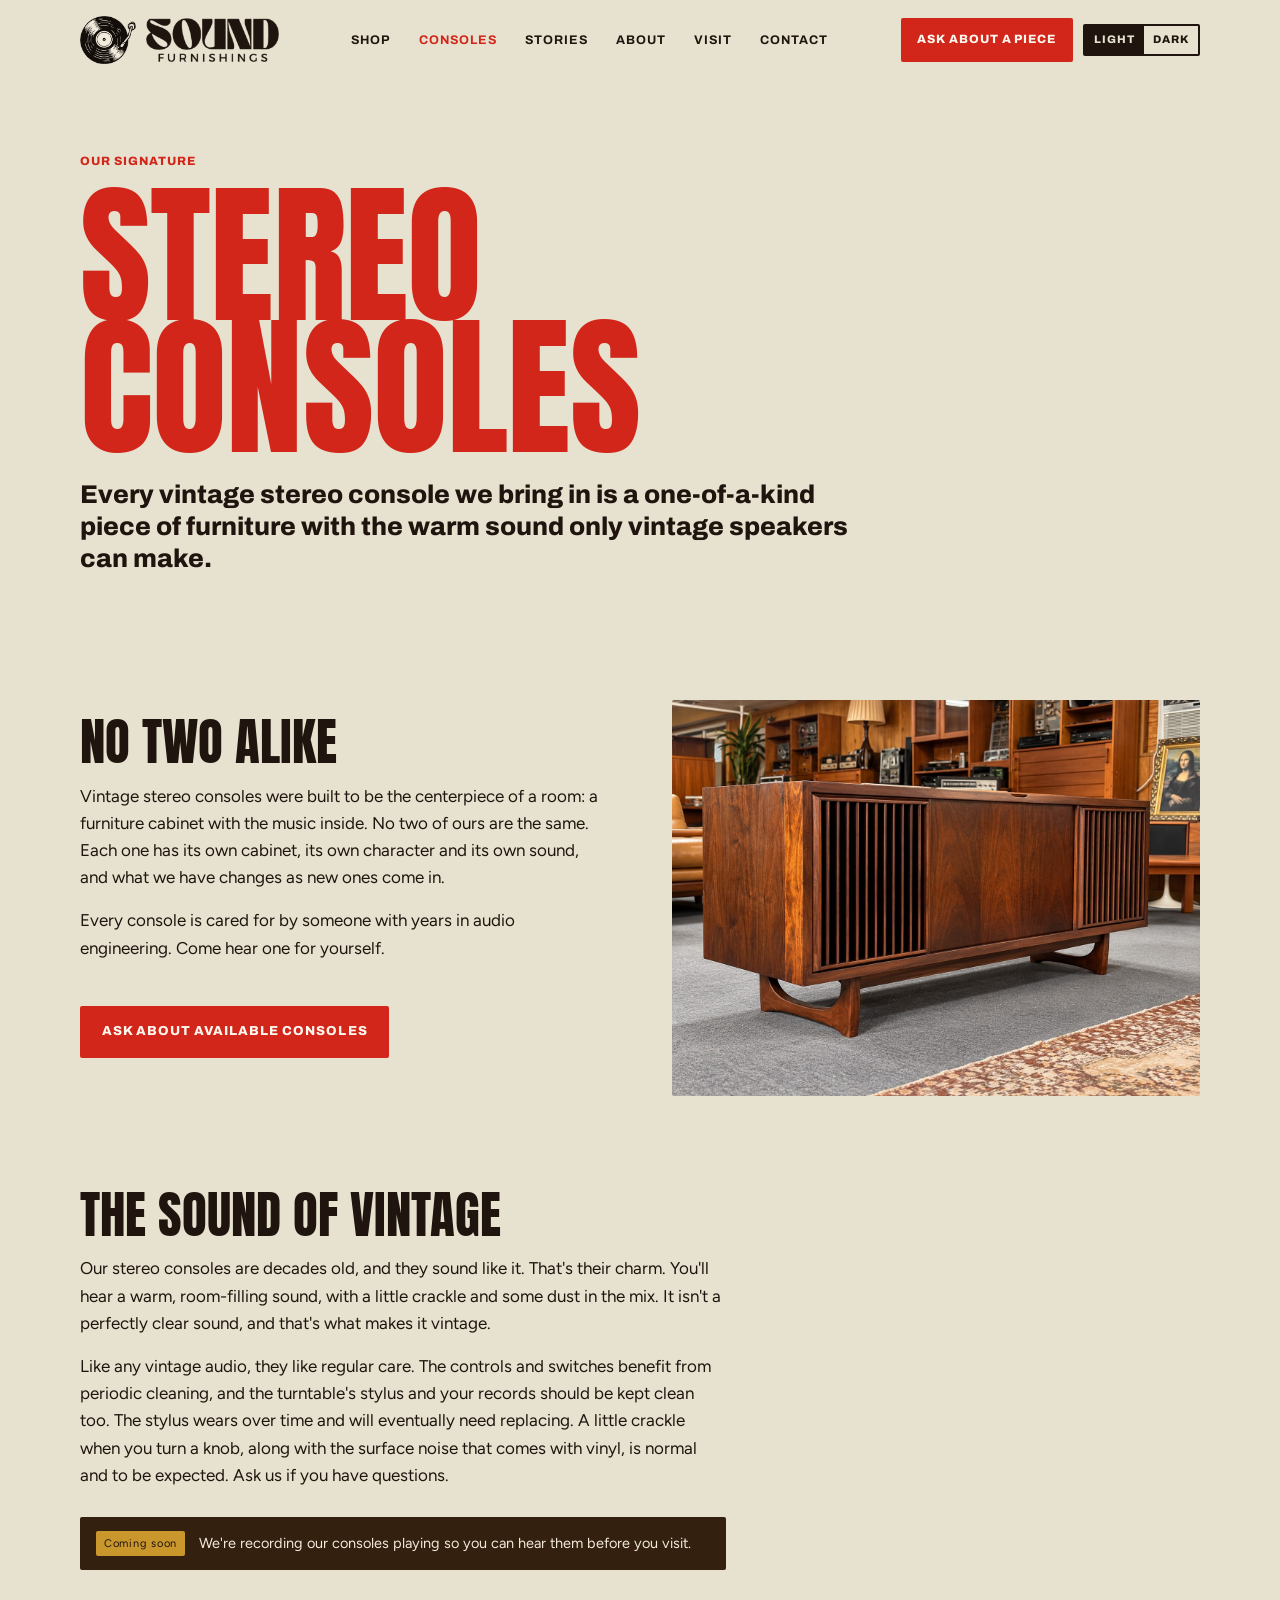
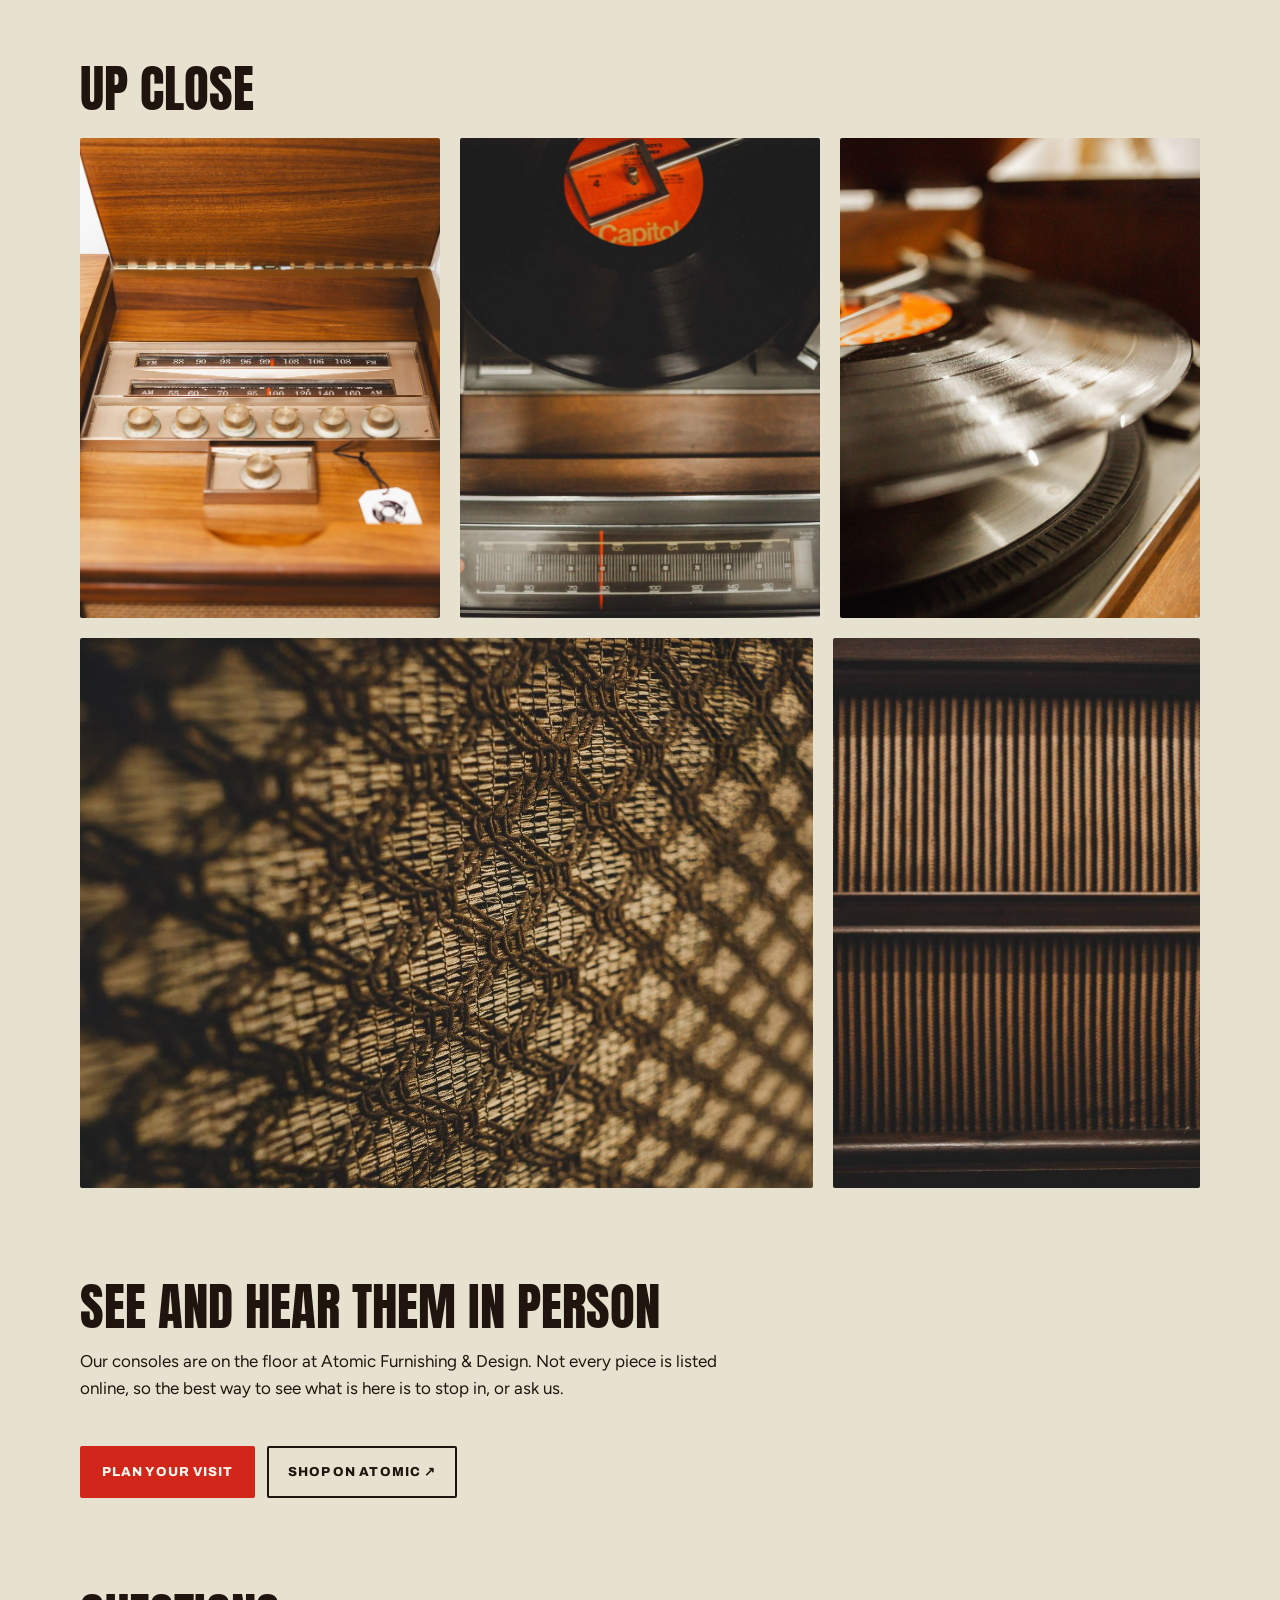
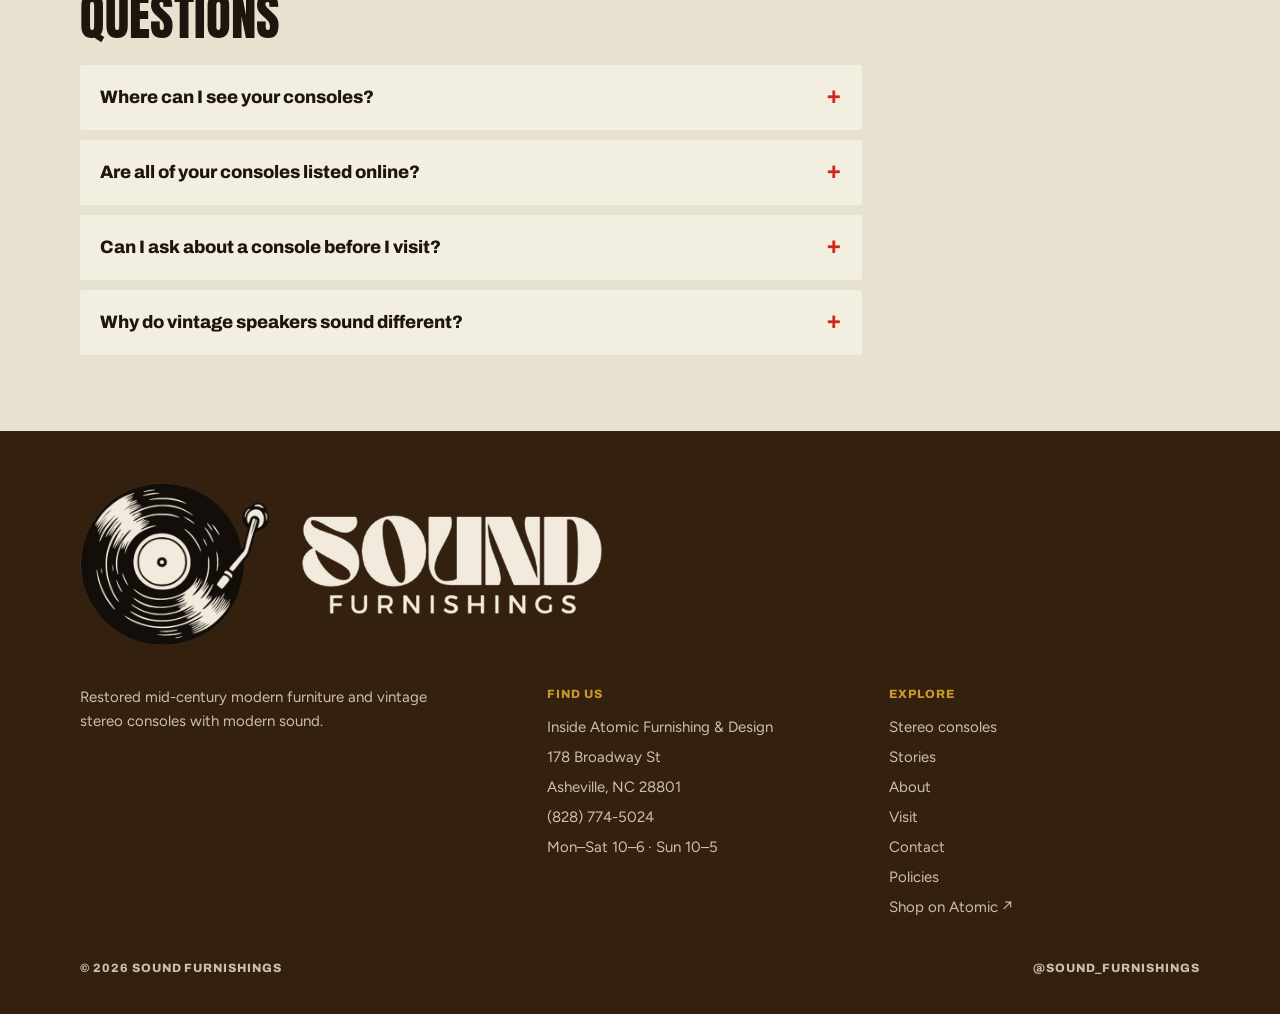
<file: consoles/index.html>
<!doctype html>
<html lang="en">
<head>
<meta charset="utf-8">
<meta name="viewport" content="width=device-width, initial-scale=1">
<title>Vintage Stereo Consoles | Sound Furnishings</title>
<meta name="description" content="One-of-a-kind vintage stereo consoles with the warm sound only vintage speakers can make. See them in our space inside Atomic Furnishing &amp; Design, Asheville, NC.">
<link rel="canonical" href="https://www.sound-furnishings.com/consoles/">
<meta name="theme-color" content="#33200F">
<meta property="og:site_name" content="Sound Furnishings">
<meta property="og:type" content="website">
<meta property="og:title" content="Vintage Stereo Consoles | Sound Furnishings">
<meta property="og:description" content="One-of-a-kind vintage stereo consoles with the warm sound only vintage speakers can make. See them in our space inside Atomic Furnishing &amp; Design, Asheville, NC.">
<meta property="og:url" content="https://www.sound-furnishings.com/consoles/">
<meta property="og:image" content="https://www.sound-furnishings.com/assets/og-image.png">
<meta name="twitter:card" content="summary_large_image">
<link rel="icon" type="image/png" href="/assets/favicon.png">
<link rel="preconnect" href="https://fonts.googleapis.com">
<link rel="preconnect" href="https://fonts.gstatic.com" crossorigin>
<link rel="stylesheet" href="https://fonts.googleapis.com/css2?family=Anton&family=Archivo:wght@600;700;800&family=Figtree:wght@400;500;600&display=swap">
<link rel="stylesheet" href="/style.css">
<script>try{var t=localStorage.getItem('sf-theme');if(t){document.documentElement.setAttribute('data-theme',t)}}catch(e){}</script>
<script type="application/ld+json">{"@context": "https://schema.org", "@type": "FAQPage", "mainEntity": [{"@type": "Question", "name": "Where can I see your consoles?", "acceptedAnswer": {"@type": "Answer", "text": "In our space inside Atomic Furnishing & Design, 178 Broadway St, Asheville, NC 28801. Atomic is open every day."}}, {"@type": "Question", "name": "Are all of your consoles listed online?", "acceptedAnswer": {"@type": "Answer", "text": "No. Some pieces are listed on Atomic's website and others are only on the floor. Send us a message or call Atomic at (828) 774-5024 to ask what is available."}}, {"@type": "Question", "name": "Can I ask about a console before I visit?", "acceptedAnswer": {"@type": "Answer", "text": "Yes. Use the contact form or call Atomic. Tell us what you are looking for and we will let you know what we have."}}, {"@type": "Question", "name": "Why do vintage speakers sound different?", "acceptedAnswer": {"@type": "Answer", "text": "Many listeners describe the sound of vintage console speakers as warm and full. The best way to understand it is to hear one in person."}}]}</script>
</head>
<body>
<a class="skip" href="#main">Skip to content</a>
<header class="site">
  <div class="wrap bar">
    <a class="logo" href="/" aria-label="Sound Furnishings home"><img class="rec" src="/assets/record-solid.png" alt="" width="56" height="48"><img class="wm wm-ink" src="/assets/wordmark-ink.png" alt="Sound Furnishings" width="133" height="44"><img class="wm wm-cream" src="/assets/wordmark-cream.png" alt="" width="133" height="44"></a>
    <nav class="main" id="nav" aria-label="Main"><a href="/#shop">Shop</a><a href="/consoles/" aria-current="page">Consoles</a><a href="/stories/">Stories</a><a href="/about/">About</a><a href="/visit/">Visit</a><a href="/contact/">Contact</a></nav>
    <div style="display:flex;gap:10px;align-items:center">
      <a class="btn btn-primary header-cta" href="/contact/">Ask about a piece</a>
      <div class="theme-toggle" role="group" aria-label="Color theme">
        <button type="button" id="t-light" data-set="light">Light</button>
        <button type="button" id="t-dark" data-set="dark">Dark</button>
      </div>
      <button class="menu-btn" id="menuBtn" aria-expanded="false" aria-controls="nav">Menu</button>
    </div>
  </div>
</header>
<main id="main">
<section class="page-hero"><div class="wrap">
  <p class="label" style="color:var(--red)">Our signature</p>
  <h1 class="giant">Stereo<br>Consoles</h1>
  <p class="lede">Every vintage stereo console we bring in is a one-of-a-kind piece of furniture with the warm sound only vintage speakers can make.</p>
</div></section>
<section class="block"><div class="wrap split">
  <div class="prose">
    <h2>No two alike</h2>
    <p>Vintage stereo consoles were built to be the centerpiece of a room: a furniture cabinet with the music inside. No two of ours are the same. Each one has its own cabinet, its own character and its own sound, and what we have changes as new ones come in.</p>
    <p>Every console is cared for by someone with years in audio engineering. Come hear one for yourself.</p>
    <div class="actions"><a class="btn btn-primary" href="/contact/">Ask about available consoles</a></div>
  </div>
  <div>
    <img class="hero-img" src="/assets/hero-console.jpg" alt="Walnut mid-century stereo console with slatted speaker grilles, on display at Atomic Furnishing & Design" width="1448" height="1086" loading="lazy">
  </div>
</div></section>
<section class="block" style="padding-top:0"><div class="wrap">
  <div class="prose"><h2>The sound of vintage</h2>
  <p>Our stereo consoles are decades old, and they sound like it. That's their charm. You'll hear a warm, room-filling sound, with a little crackle and some dust in the mix. It isn't a perfectly clear sound, and that's what makes it vintage.</p>
  <p>Like any vintage audio, they like regular care. The controls and switches benefit from periodic cleaning, and the turntable's stylus and your records should be kept clean too. The stylus wears over time and will eventually need replacing. A little crackle when you turn a knob, along with the surface noise that comes with vinyl, is normal and to be expected. Ask us if you have questions.</p>
  <div class="listen-block"><span class="soon">Coming soon</span><span>We're recording our consoles playing so you can hear them before you visit.</span></div></div>
</div></section>
<section class="block" style="padding-top:0"><div class="wrap">
  <div class="prose" style="margin-bottom:24px"><h2>Up close</h2></div>
  <div class="gal">
    <div class="strip"><img class="ph" src="/assets/photos/ge-radio-1400.jpg" srcset="/assets/photos/ge-radio-800.jpg 800w, /assets/photos/ge-radio-1400.jpg 1365w" sizes="(max-width:560px) 100vw, 33vw" alt="Console lid lifted to show the AM and FM radio dial and brass knobs" width="1365" height="2048" loading="lazy" decoding="async" style="object-position:50% 45%"><img class="ph" src="/assets/photos/capitol-dial-1400.jpg" srcset="/assets/photos/capitol-dial-800.jpg 800w, /assets/photos/capitol-dial-1400.jpg 1400w" sizes="(max-width:560px) 50vw, 33vw" alt="A record turning on a vintage console above the FM and AM radio dial" width="1400" height="2100" loading="lazy" decoding="async" style="object-position:50% 50%"><img class="ph" src="/assets/photos/record-close-1400.jpg" srcset="/assets/photos/record-close-800.jpg 800w, /assets/photos/record-close-1400.jpg 1365w" sizes="(max-width:560px) 50vw, 33vw" alt="Close-up of a vinyl record spinning on a console turntable" width="1365" height="2048" loading="lazy" decoding="async" style="object-position:50% 50%"></div>
    <div class="g2"><img class="ph" src="/assets/photos/weave-1400.jpg" srcset="/assets/photos/weave-800.jpg 800w, /assets/photos/weave-1400.jpg 1400w" sizes="(max-width:560px) 66vw, 66vw" alt="Close-up of the woven grille cloth on a vintage console" width="1400" height="1011" loading="lazy" decoding="async" style="object-position:50% 50%"><img class="ph" src="/assets/photos/slats-1400.jpg" srcset="/assets/photos/slats-800.jpg 800w, /assets/photos/slats-1400.jpg 1400w" sizes="(max-width:560px) 33vw, 33vw" alt="Vertical slatted grille on a vintage console" width="1400" height="2101" loading="lazy" decoding="async" style="object-position:50% 40%"></div>
  </div>
</div></section>
<section class="block" style="padding-top:0"><div class="wrap">
  <div class="prose"><h2>See and hear them in person</h2>
  <p>Our consoles are on the floor at Atomic Furnishing &amp; Design. Not every piece is listed online, so the best way to see what is here is to stop in, or ask us.</p>
  <div class="actions"><a class="btn btn-primary" href="/visit/">Plan your visit</a><a class="btn btn-ghost" href="https://atomicfurnishings.com/collections/sound-furnishings" target="_blank" rel="noopener">Shop on Atomic ↗</a></div></div>
</div></section>
<section class="block" style="padding-top:0"><div class="wrap">
  <div class="prose" style="margin-bottom:24px"><h2>Questions</h2></div>
  <div class="faq"><details><summary>Where can I see your consoles?</summary><p>In our space inside Atomic Furnishing &amp; Design, 178 Broadway St, Asheville, NC 28801. Atomic is open every day.</p></details><details><summary>Are all of your consoles listed online?</summary><p>No. Some pieces are listed on Atomic's website and others are only on the floor. Send us a message or call Atomic at (828) 774-5024 to ask what is available.</p></details><details><summary>Can I ask about a console before I visit?</summary><p>Yes. Use the contact form or call Atomic. Tell us what you are looking for and we will let you know what we have.</p></details><details><summary>Why do vintage speakers sound different?</summary><p>Many listeners describe the sound of vintage console speakers as warm and full. The best way to understand it is to hear one in person.</p></details></div>
</div></section>
</main>
<footer>
  <div class="wrap">
    <div class="foot-logo"><img src="/assets/record-solid-lg.png" alt="" width="211" height="180"><img src="/assets/wordmark-cream.png" alt="Sound Furnishings" width="300" height="99"></div>
    <div class="foot-grid">
      <div><p style="max-width:26em">Restored mid-century modern furniture and vintage stereo consoles with modern sound.</p></div>
      <div>
        <p class="label">Find us</p>
        <ul><li>Inside Atomic Furnishing &amp; Design</li><li>178 Broadway St</li><li>Asheville, NC 28801</li><li><a href="tel:+18287745024">(828) 774-5024</a></li><li>Mon–Sat 10–6 · Sun 10–5</li></ul>
      </div>
      <div>
        <p class="label">Explore</p>
        <ul><li><a href="/consoles/">Stereo consoles</a></li><li><a href="/stories/">Stories</a></li><li><a href="/about/">About</a></li><li><a href="/visit/">Visit</a></li><li><a href="/contact/">Contact</a></li><li><a href="/#policies">Policies</a></li><li><a href="https://atomicfurnishings.com/collections/sound-furnishings" target="_blank" rel="noopener">Shop on Atomic ↗</a></li></ul>
      </div>
    </div>
    <div class="foot-base"><p class="label">© 2026 Sound Furnishings</p><p class="label">@sound_furnishings</p></div>
  </div>
</footer>
<script src="/site.js" defer></script>
</body>
</html>
</file>
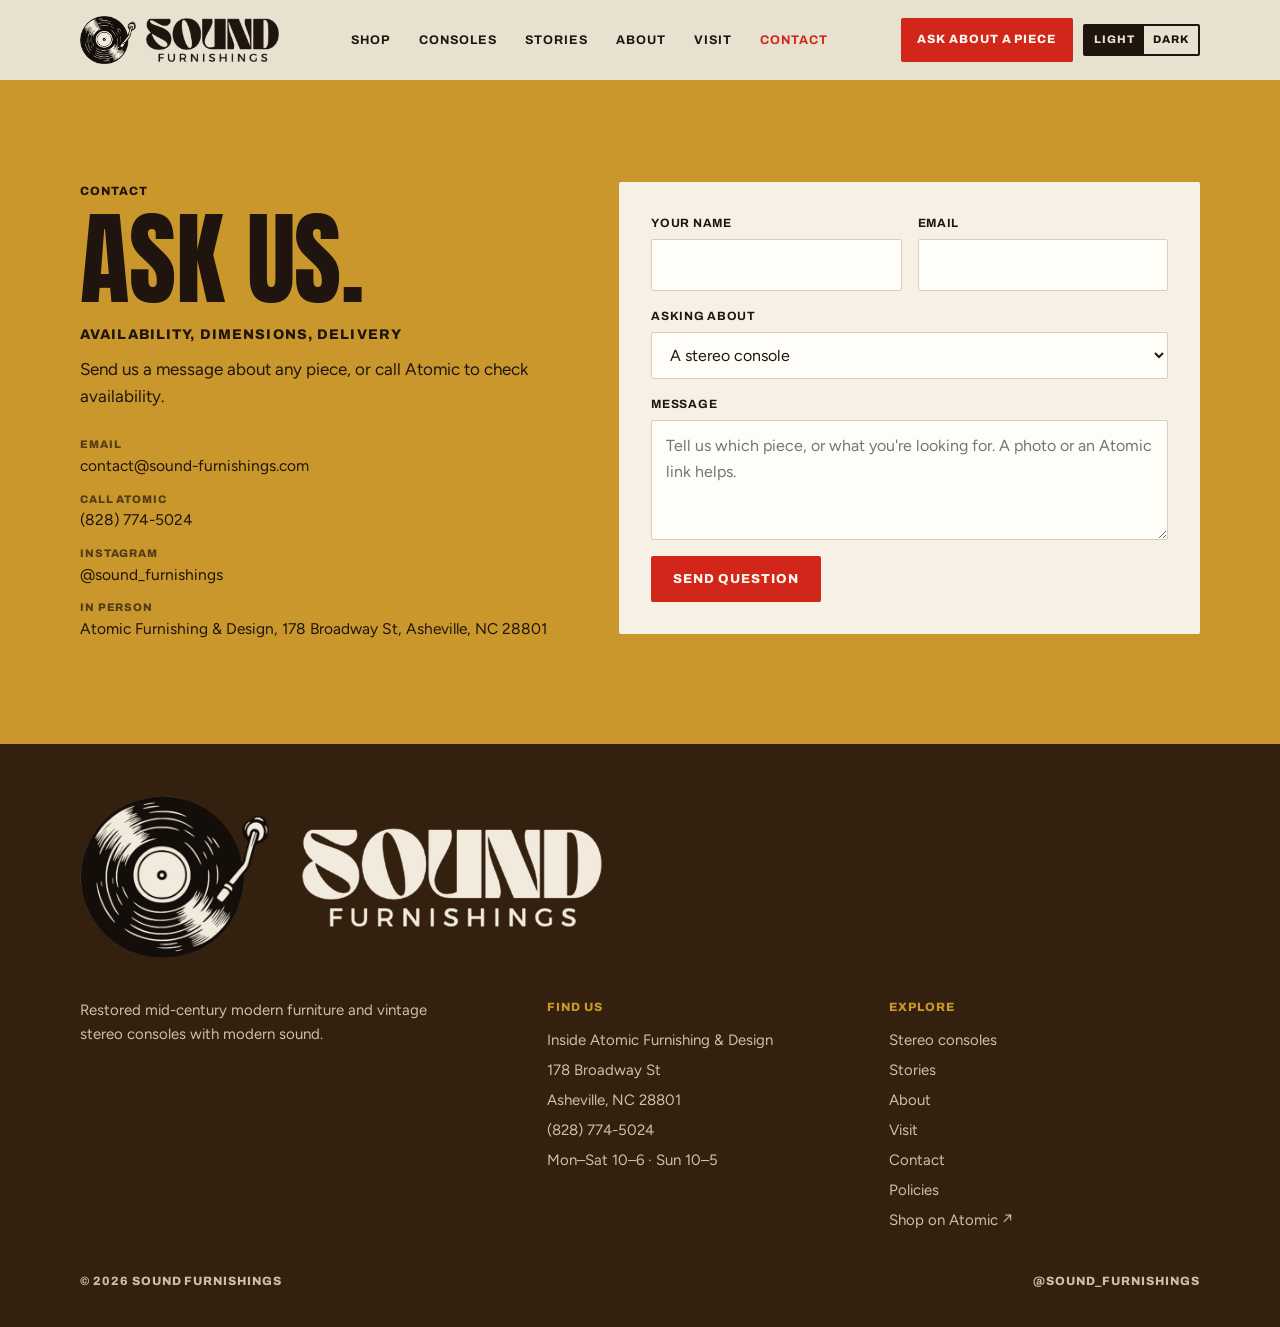
<file: contact/index.html>
<!doctype html>
<html lang="en">
<head>
<meta charset="utf-8">
<meta name="viewport" content="width=device-width, initial-scale=1">
<title>Contact | Sound Furnishings</title>
<meta name="description" content="Ask Sound Furnishings about a piece, availability or a stereo console. Email contact@sound-furnishings.com or call Atomic at (828) 774-5024.">
<link rel="canonical" href="https://www.sound-furnishings.com/contact/">
<meta name="theme-color" content="#33200F">
<meta property="og:site_name" content="Sound Furnishings">
<meta property="og:type" content="website">
<meta property="og:title" content="Contact | Sound Furnishings">
<meta property="og:description" content="Ask Sound Furnishings about a piece, availability or a stereo console. Email contact@sound-furnishings.com or call Atomic at (828) 774-5024.">
<meta property="og:url" content="https://www.sound-furnishings.com/contact/">
<meta property="og:image" content="https://www.sound-furnishings.com/assets/og-image.png">
<meta name="twitter:card" content="summary_large_image">
<link rel="icon" type="image/png" href="/assets/favicon.png">
<link rel="preconnect" href="https://fonts.googleapis.com">
<link rel="preconnect" href="https://fonts.gstatic.com" crossorigin>
<link rel="stylesheet" href="https://fonts.googleapis.com/css2?family=Anton&family=Archivo:wght@600;700;800&family=Figtree:wght@400;500;600&display=swap">
<link rel="stylesheet" href="/style.css">
<script>try{var t=localStorage.getItem('sf-theme');if(t){document.documentElement.setAttribute('data-theme',t)}}catch(e){}</script>
</head>
<body>
<a class="skip" href="#main">Skip to content</a>
<header class="site">
  <div class="wrap bar">
    <a class="logo" href="/" aria-label="Sound Furnishings home"><img class="rec" src="/assets/record-solid.png" alt="" width="56" height="48"><img class="wm wm-ink" src="/assets/wordmark-ink.png" alt="Sound Furnishings" width="133" height="44"><img class="wm wm-cream" src="/assets/wordmark-cream.png" alt="" width="133" height="44"></a>
    <nav class="main" id="nav" aria-label="Main"><a href="/#shop">Shop</a><a href="/consoles/">Consoles</a><a href="/stories/">Stories</a><a href="/about/">About</a><a href="/visit/">Visit</a><a href="/contact/" aria-current="page">Contact</a></nav>
    <div style="display:flex;gap:10px;align-items:center">
      <a class="btn btn-primary header-cta" href="/contact/">Ask about a piece</a>
      <div class="theme-toggle" role="group" aria-label="Color theme">
        <button type="button" id="t-light" data-set="light">Light</button>
        <button type="button" id="t-dark" data-set="dark">Dark</button>
      </div>
      <button class="menu-btn" id="menuBtn" aria-expanded="false" aria-controls="nav">Menu</button>
    </div>
  </div>
</header>
<main id="main">
<section class="ask" id="ask">
    <div class="wrap ask-grid">
      <div>
        <p class="label">Contact</p>
        <h1 class="giant">Ask us.</h1>
        <h2 class="label" style="font-size:14px;margin-bottom:10px">Availability, dimensions, delivery</h2>
        <p class="intro">Send us a message about any piece, or call Atomic to check availability.</p>
        <div class="direct">
          <div><span class="label">Email</span><a href="mailto:contact@sound-furnishings.com" style="text-decoration:none">contact@sound-furnishings.com</a></div>
          <div><span class="label">Call Atomic</span><a href="tel:+18287745024" style="text-decoration:none">(828) 774-5024</a></div>
          <div><span class="label">Instagram</span>@sound_furnishings</div>
          <div><span class="label">In person</span>Atomic Furnishing &amp; Design, 178 Broadway St, Asheville, NC 28801</div>
        </div>
      </div>
      <form class="js-form" id="contactForm" data-key="80a40fdf-6cdd-4744-99bf-90d2cc8a760e" novalidate>
        <input type="checkbox" name="botcheck" tabindex="-1" autocomplete="off" style="display:none" aria-hidden="true">
        <div class="field"><label for="contactForm-name">Your name</label><input id="contactForm-name" name="name" autocomplete="name" required></div>
        <div class="field"><label for="contactForm-email">Email</label><input id="contactForm-email" name="email" type="email" autocomplete="email" required></div>
        <div class="field full"><label for="contactForm-type">Asking about</label>
          <select id="contactForm-type" name="asking_about">
            <option>A stereo console</option><option>A specific piece I saw</option><option>Credenzas or dressers</option><option>Tables</option><option>Seating</option><option>Bedroom</option><option>Vintage clothing</option><option>Something else</option>
          </select></div>
        <div class="field full"><label for="contactForm-msg">Message</label><textarea id="contactForm-msg" name="message" required placeholder="Tell us which piece, or what you're looking for. A photo or an Atomic link helps."></textarea></div>
        <div class="form-foot"><button class="btn btn-primary" type="submit">Send question</button></div>
        <p class="sent" role="status" hidden></p>
      </form>
    </div>
  </section>
</main>
<footer>
  <div class="wrap">
    <div class="foot-logo"><img src="/assets/record-solid-lg.png" alt="" width="211" height="180"><img src="/assets/wordmark-cream.png" alt="Sound Furnishings" width="300" height="99"></div>
    <div class="foot-grid">
      <div><p style="max-width:26em">Restored mid-century modern furniture and vintage stereo consoles with modern sound.</p></div>
      <div>
        <p class="label">Find us</p>
        <ul><li>Inside Atomic Furnishing &amp; Design</li><li>178 Broadway St</li><li>Asheville, NC 28801</li><li><a href="tel:+18287745024">(828) 774-5024</a></li><li>Mon–Sat 10–6 · Sun 10–5</li></ul>
      </div>
      <div>
        <p class="label">Explore</p>
        <ul><li><a href="/consoles/">Stereo consoles</a></li><li><a href="/stories/">Stories</a></li><li><a href="/about/">About</a></li><li><a href="/visit/">Visit</a></li><li><a href="/contact/">Contact</a></li><li><a href="/#policies">Policies</a></li><li><a href="https://atomicfurnishings.com/collections/sound-furnishings" target="_blank" rel="noopener">Shop on Atomic ↗</a></li></ul>
      </div>
    </div>
    <div class="foot-base"><p class="label">© 2026 Sound Furnishings</p><p class="label">@sound_furnishings</p></div>
  </div>
</footer>
<script src="/site.js" defer></script>
</body>
</html>
</file>
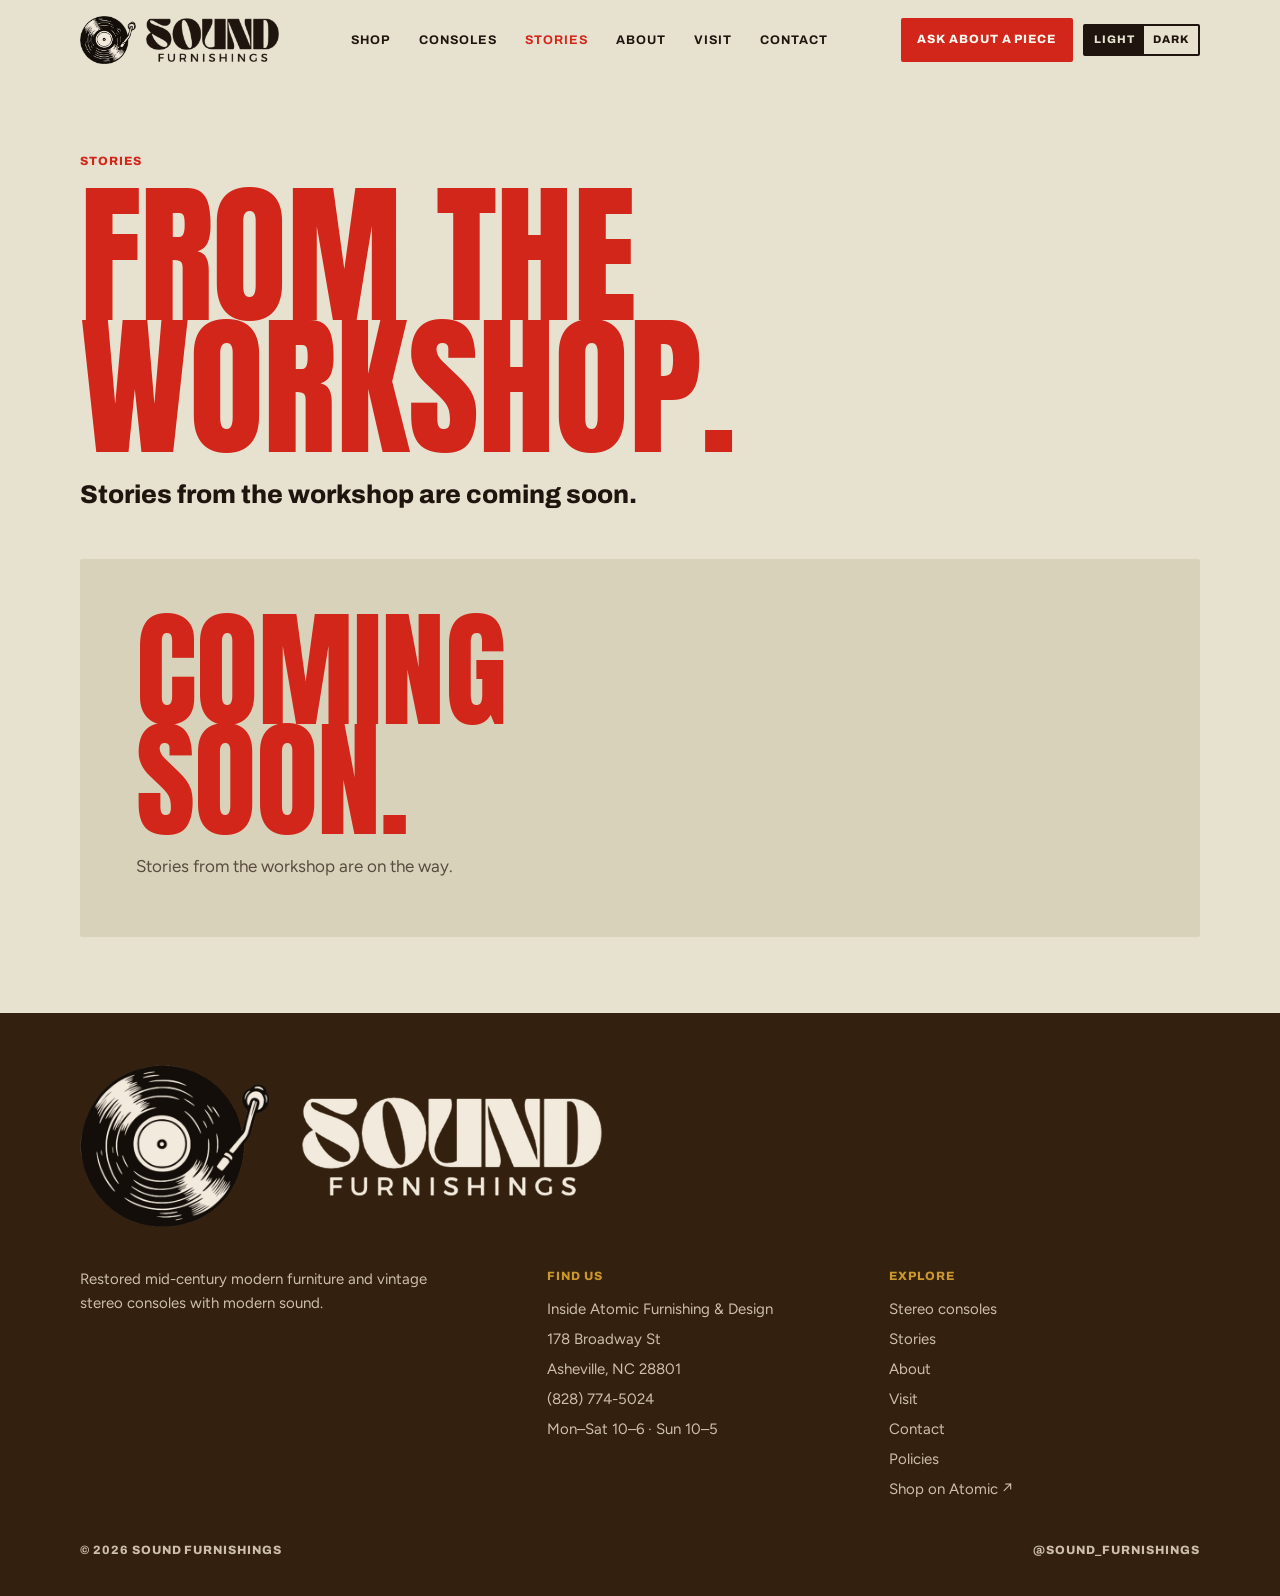
<file: stories/index.html>
<!doctype html>
<html lang="en">
<head>
<meta charset="utf-8">
<meta name="viewport" content="width=device-width, initial-scale=1">
<title>Stories | Sound Furnishings</title>
<meta name="description" content="Guides and maker histories about mid-century modern furniture and vintage stereo consoles.">
<link rel="canonical" href="https://www.sound-furnishings.com/stories/">
<meta name="theme-color" content="#33200F">
<meta property="og:site_name" content="Sound Furnishings">
<meta property="og:type" content="website">
<meta property="og:title" content="Stories | Sound Furnishings">
<meta property="og:description" content="Guides and maker histories about mid-century modern furniture and vintage stereo consoles.">
<meta property="og:url" content="https://www.sound-furnishings.com/stories/">
<meta property="og:image" content="https://www.sound-furnishings.com/assets/og-image.png">
<meta name="twitter:card" content="summary_large_image">
<link rel="icon" type="image/png" href="/assets/favicon.png">
<link rel="preconnect" href="https://fonts.googleapis.com">
<link rel="preconnect" href="https://fonts.gstatic.com" crossorigin>
<link rel="stylesheet" href="https://fonts.googleapis.com/css2?family=Anton&family=Archivo:wght@600;700;800&family=Figtree:wght@400;500;600&display=swap">
<link rel="stylesheet" href="/style.css">
<script>try{var t=localStorage.getItem('sf-theme');if(t){document.documentElement.setAttribute('data-theme',t)}}catch(e){}</script>
</head>
<body>
<a class="skip" href="#main">Skip to content</a>
<header class="site">
  <div class="wrap bar">
    <a class="logo" href="/" aria-label="Sound Furnishings home"><img class="rec" src="/assets/record-solid.png" alt="" width="56" height="48"><img class="wm wm-ink" src="/assets/wordmark-ink.png" alt="Sound Furnishings" width="133" height="44"><img class="wm wm-cream" src="/assets/wordmark-cream.png" alt="" width="133" height="44"></a>
    <nav class="main" id="nav" aria-label="Main"><a href="/#shop">Shop</a><a href="/consoles/">Consoles</a><a href="/stories/" aria-current="page">Stories</a><a href="/about/">About</a><a href="/visit/">Visit</a><a href="/contact/">Contact</a></nav>
    <div style="display:flex;gap:10px;align-items:center">
      <a class="btn btn-primary header-cta" href="/contact/">Ask about a piece</a>
      <div class="theme-toggle" role="group" aria-label="Color theme">
        <button type="button" id="t-light" data-set="light">Light</button>
        <button type="button" id="t-dark" data-set="dark">Dark</button>
      </div>
      <button class="menu-btn" id="menuBtn" aria-expanded="false" aria-controls="nav">Menu</button>
    </div>
  </div>
</header>
<main id="main">
<section class="page-hero"><div class="wrap">
  <p class="label" style="color:var(--red)">Stories</p>
  <h1 class="giant">From the<br>workshop.</h1>
  <p class="lede">Stories from the workshop are coming soon.</p>
</div></section>
<section class="block" style="padding-top:0"><div class="wrap"><div class="coming"><p class="giant" aria-hidden="true">Coming<br>soon.</p><p>Stories from the workshop are on the way.</p></div></div></section>
</main>
<footer>
  <div class="wrap">
    <div class="foot-logo"><img src="/assets/record-solid-lg.png" alt="" width="211" height="180"><img src="/assets/wordmark-cream.png" alt="Sound Furnishings" width="300" height="99"></div>
    <div class="foot-grid">
      <div><p style="max-width:26em">Restored mid-century modern furniture and vintage stereo consoles with modern sound.</p></div>
      <div>
        <p class="label">Find us</p>
        <ul><li>Inside Atomic Furnishing &amp; Design</li><li>178 Broadway St</li><li>Asheville, NC 28801</li><li><a href="tel:+18287745024">(828) 774-5024</a></li><li>Mon–Sat 10–6 · Sun 10–5</li></ul>
      </div>
      <div>
        <p class="label">Explore</p>
        <ul><li><a href="/consoles/">Stereo consoles</a></li><li><a href="/stories/">Stories</a></li><li><a href="/about/">About</a></li><li><a href="/visit/">Visit</a></li><li><a href="/contact/">Contact</a></li><li><a href="/#policies">Policies</a></li><li><a href="https://atomicfurnishings.com/collections/sound-furnishings" target="_blank" rel="noopener">Shop on Atomic ↗</a></li></ul>
      </div>
    </div>
    <div class="foot-base"><p class="label">© 2026 Sound Furnishings</p><p class="label">@sound_furnishings</p></div>
  </div>
</footer>
<script src="/site.js" defer></script>
</body>
</html>
</file>
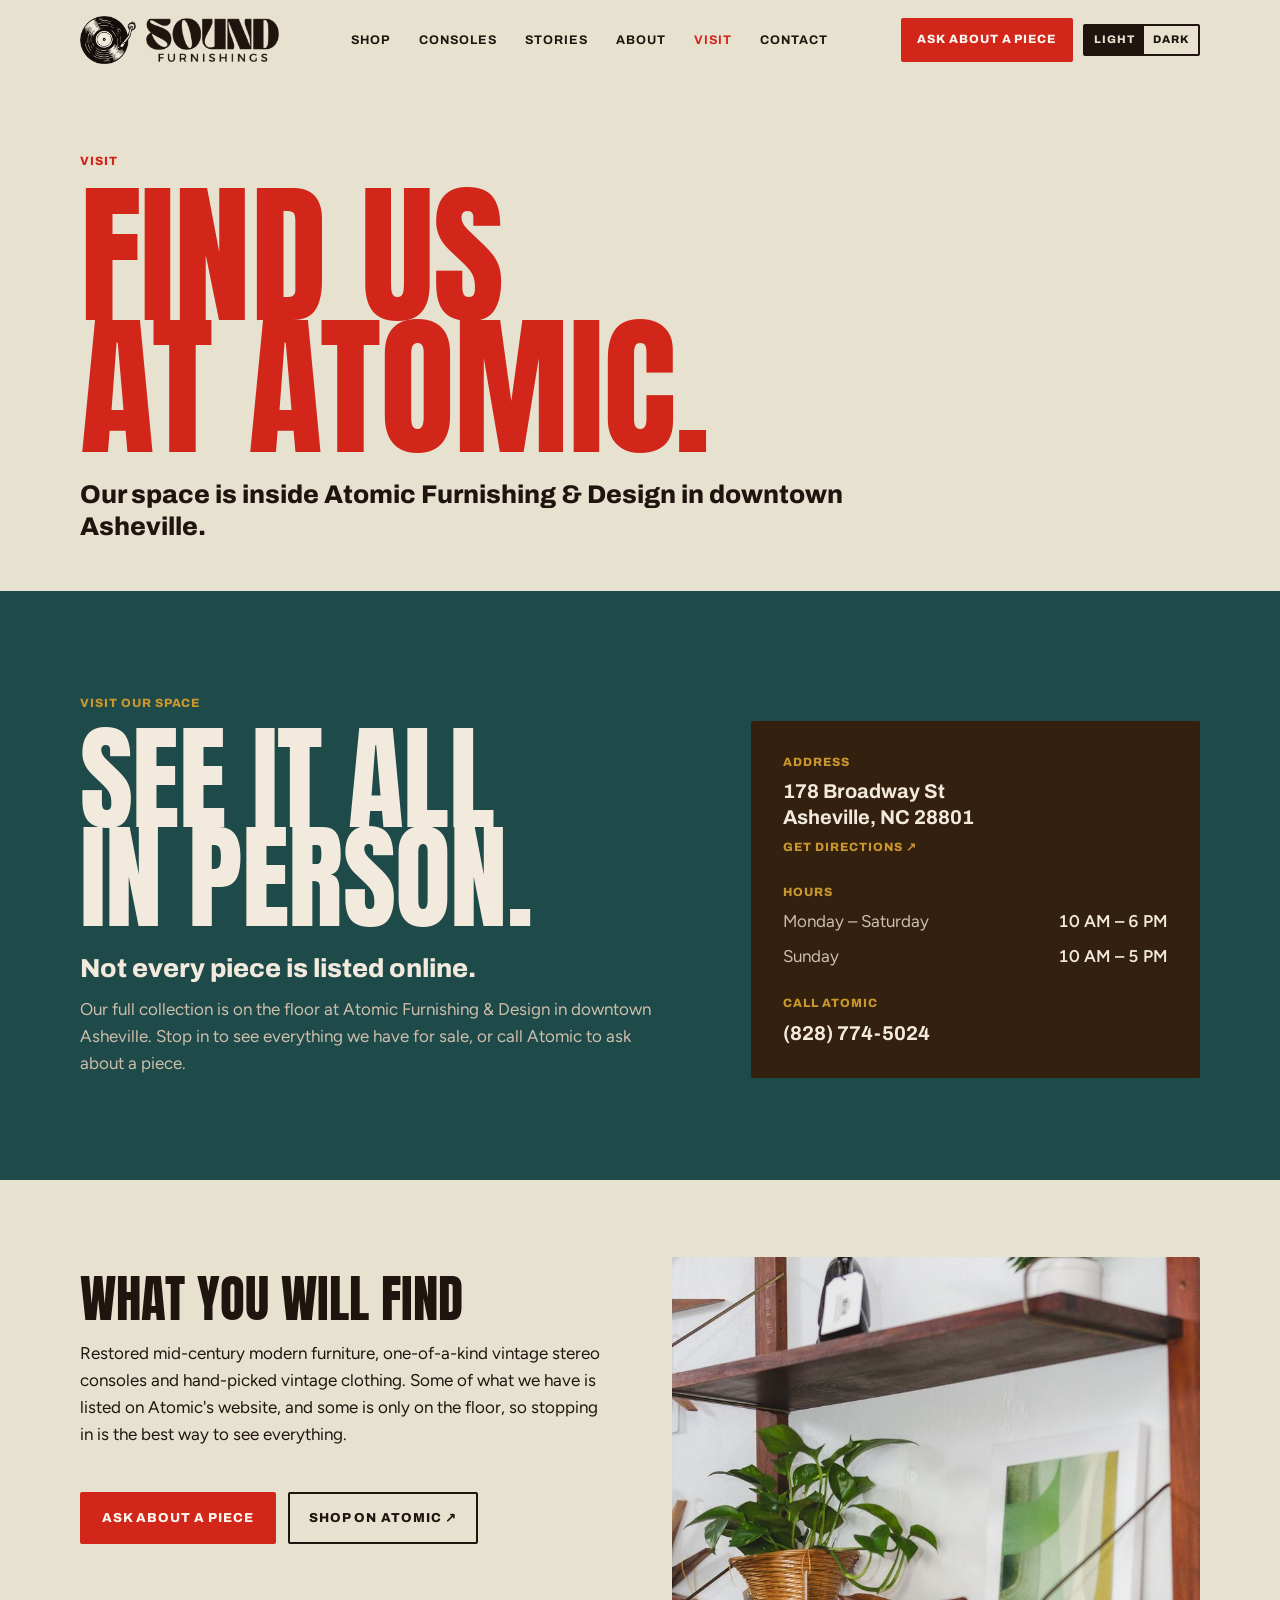
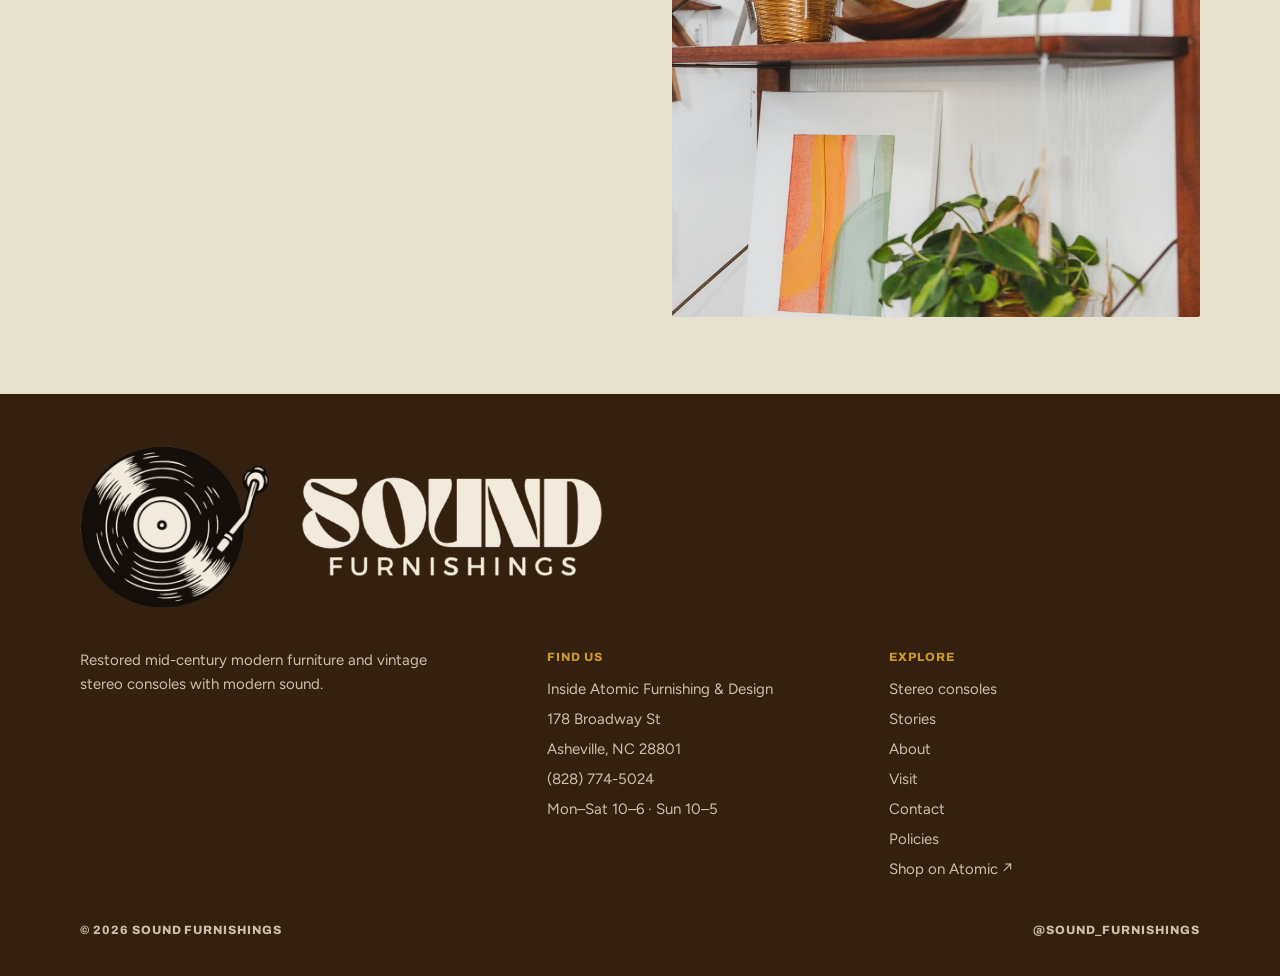
<file: visit/index.html>
<!doctype html>
<html lang="en">
<head>
<meta charset="utf-8">
<meta name="viewport" content="width=device-width, initial-scale=1">
<title>Visit Us at Atomic Furnishing &amp; Design | Sound Furnishings</title>
<meta name="description" content="Find Sound Furnishings inside Atomic Furnishing &amp; Design, 178 Broadway St, Asheville, NC 28801. Open daily. Call (828) 774-5024.">
<link rel="canonical" href="https://www.sound-furnishings.com/visit/">
<meta name="theme-color" content="#33200F">
<meta property="og:site_name" content="Sound Furnishings">
<meta property="og:type" content="website">
<meta property="og:title" content="Visit Us at Atomic Furnishing &amp; Design | Sound Furnishings">
<meta property="og:description" content="Find Sound Furnishings inside Atomic Furnishing &amp; Design, 178 Broadway St, Asheville, NC 28801. Open daily. Call (828) 774-5024.">
<meta property="og:url" content="https://www.sound-furnishings.com/visit/">
<meta property="og:image" content="https://www.sound-furnishings.com/assets/og-image.png">
<meta name="twitter:card" content="summary_large_image">
<link rel="icon" type="image/png" href="/assets/favicon.png">
<link rel="preconnect" href="https://fonts.googleapis.com">
<link rel="preconnect" href="https://fonts.gstatic.com" crossorigin>
<link rel="stylesheet" href="https://fonts.googleapis.com/css2?family=Anton&family=Archivo:wght@600;700;800&family=Figtree:wght@400;500;600&display=swap">
<link rel="stylesheet" href="/style.css">
<script>try{var t=localStorage.getItem('sf-theme');if(t){document.documentElement.setAttribute('data-theme',t)}}catch(e){}</script>
<script type="application/ld+json">{"@context": "https://schema.org", "@type": "FurnitureStore", "name": "Sound Furnishings", "url": "https://www.sound-furnishings.com/", "image": "https://www.sound-furnishings.com/assets/og-image.png", "description": "Restored mid-century modern furniture and vintage stereo consoles, in our space inside Atomic Furnishing & Design in Asheville, NC.", "telephone": "+1-828-774-5024", "address": {"@type": "PostalAddress", "streetAddress": "178 Broadway St", "addressLocality": "Asheville", "addressRegion": "NC", "postalCode": "28801", "addressCountry": "US"}, "openingHoursSpecification": [{"@type": "OpeningHoursSpecification", "dayOfWeek": ["Monday", "Tuesday", "Wednesday", "Thursday", "Friday", "Saturday"], "opens": "10:00", "closes": "18:00"}, {"@type": "OpeningHoursSpecification", "dayOfWeek": "Sunday", "opens": "10:00", "closes": "17:00"}], "sameAs": ["https://www.instagram.com/sound_furnishings/"]}</script>
</head>
<body>
<a class="skip" href="#main">Skip to content</a>
<header class="site">
  <div class="wrap bar">
    <a class="logo" href="/" aria-label="Sound Furnishings home"><img class="rec" src="/assets/record-solid.png" alt="" width="56" height="48"><img class="wm wm-ink" src="/assets/wordmark-ink.png" alt="Sound Furnishings" width="133" height="44"><img class="wm wm-cream" src="/assets/wordmark-cream.png" alt="" width="133" height="44"></a>
    <nav class="main" id="nav" aria-label="Main"><a href="/#shop">Shop</a><a href="/consoles/">Consoles</a><a href="/stories/">Stories</a><a href="/about/">About</a><a href="/visit/" aria-current="page">Visit</a><a href="/contact/">Contact</a></nav>
    <div style="display:flex;gap:10px;align-items:center">
      <a class="btn btn-primary header-cta" href="/contact/">Ask about a piece</a>
      <div class="theme-toggle" role="group" aria-label="Color theme">
        <button type="button" id="t-light" data-set="light">Light</button>
        <button type="button" id="t-dark" data-set="dark">Dark</button>
      </div>
      <button class="menu-btn" id="menuBtn" aria-expanded="false" aria-controls="nav">Menu</button>
    </div>
  </div>
</header>
<main id="main">
<section class="page-hero"><div class="wrap">
  <p class="label" style="color:var(--red)">Visit</p>
  <h1 class="giant">Find us<br>at Atomic.</h1>
  <p class="lede">Our space is inside Atomic Furnishing &amp; Design in downtown Asheville.</p>
</div></section>
<section class="visit" id="visit">
    <div class="wrap visit-grid">
      <div>
        <p class="label">Visit our space</p>
        <p class="giant" aria-hidden="true">See it all<br>in person.</p>
        <h2 class="visit-h">Not every piece is listed online.</h2>
        <p class="visit-copy">Our full collection is on the floor at Atomic Furnishing &amp; Design in downtown Asheville. Stop in to see everything we have for sale, or call Atomic to ask about a piece.</p>
      </div>
      <div class="visit-card">
        <div>
          <p class="label">Address</p>
          <p class="big-line">178 Broadway St<br>Asheville, NC 28801</p>
          <a class="maplink" href="https://www.google.com/maps/search/?api=1&amp;query=Atomic+Furnishing+and+Design+178+Broadway+St+Asheville+NC+28801" target="_blank" rel="noopener">Get directions ↗</a>
        </div>
        <div>
          <p class="label">Hours</p>
          <dl class="hours">
            <div><dt>Monday – Saturday</dt><dd>10 AM – 6 PM</dd></div>
            <div><dt>Sunday</dt><dd>10 AM – 5 PM</dd></div>
          </dl>
        </div>
        <div>
          <p class="label">Call Atomic</p>
          <p class="big-line"><a href="tel:+18287745024">(828) 774-5024</a></p>
        </div>
      </div>
    </div>
  </section>
<section class="block"><div class="wrap split">
  <div class="prose">
    <h2>What you will find</h2>
    <p>Restored mid-century modern furniture, one-of-a-kind vintage stereo consoles and hand-picked vintage clothing. Some of what we have is listed on Atomic's website, and some is only on the floor, so stopping in is the best way to see everything.</p>
    <div class="actions"><a class="btn btn-primary" href="/contact/">Ask about a piece</a><a class="btn btn-ghost" href="https://atomicfurnishings.com/collections/sound-furnishings" target="_blank" rel="noopener">Shop on Atomic ↗</a></div>
  </div>
  <img class="ph" src="/assets/photos/shelf-1400.jpg" srcset="/assets/photos/shelf-800.jpg 800w, /assets/photos/shelf-1400.jpg 1365w" sizes="(max-width:880px) 100vw, 50vw" alt="Walnut wall shelves with plants, a carved wooden bowl and abstract paintings" width="1365" height="2048" loading="lazy" decoding="async" style="object-position:50% 50%;aspect-ratio:4/5">
</div></section>
</main>
<footer>
  <div class="wrap">
    <div class="foot-logo"><img src="/assets/record-solid-lg.png" alt="" width="211" height="180"><img src="/assets/wordmark-cream.png" alt="Sound Furnishings" width="300" height="99"></div>
    <div class="foot-grid">
      <div><p style="max-width:26em">Restored mid-century modern furniture and vintage stereo consoles with modern sound.</p></div>
      <div>
        <p class="label">Find us</p>
        <ul><li>Inside Atomic Furnishing &amp; Design</li><li>178 Broadway St</li><li>Asheville, NC 28801</li><li><a href="tel:+18287745024">(828) 774-5024</a></li><li>Mon–Sat 10–6 · Sun 10–5</li></ul>
      </div>
      <div>
        <p class="label">Explore</p>
        <ul><li><a href="/consoles/">Stereo consoles</a></li><li><a href="/stories/">Stories</a></li><li><a href="/about/">About</a></li><li><a href="/visit/">Visit</a></li><li><a href="/contact/">Contact</a></li><li><a href="/#policies">Policies</a></li><li><a href="https://atomicfurnishings.com/collections/sound-furnishings" target="_blank" rel="noopener">Shop on Atomic ↗</a></li></ul>
      </div>
    </div>
    <div class="foot-base"><p class="label">© 2026 Sound Furnishings</p><p class="label">@sound_furnishings</p></div>
  </div>
</footer>
<script src="/site.js" defer></script>
</body>
</html>
</file>
<file: style.css>
/* Layout: poster-scale condensed words paired with tiny caps labels. Flat color fields only: walnut, mustard, teal, MCM red. No rules or illustrations. */
:root{
  --bg:#E7E2D0;
  --surface:#F2EEE0;
  --ink:#1F150E;
  --ink-soft:#594B3F;
  --field:#D9D2BA;
  --red:#D2261A;
  --walnut:#33200F;
  --mustard:#C9972B;
  --teal:#1F4A4A;
  --on-dark:#F2EADC;
  --on-dark-soft:#CDBFAC;
  --font-display:"Anton","Impact","Arial Narrow Bold",sans-serif;
  --font-label:"Archivo","Helvetica Neue",Arial,sans-serif;
  --font-body:"Figtree",system-ui,-apple-system,"Segoe UI",sans-serif;
  --wrap:1200px;
  color-scheme:light;
}
@media (prefers-color-scheme: dark){:root:not([data-theme="light"]){
  --bg:#14100C;--surface:#1D1712;--ink:#F0E7D9;--ink-soft:#B9AC9B;--field:#2A211A;
  --red:#EE4636;--walnut:#2B1B0E;--mustard:#D9AA44;--teal:#2C6363;--on-dark:#F2EADC;--on-dark-soft:#CDBFAC;color-scheme:dark}}
:root[data-theme="dark"]{
  --bg:#14100C;--surface:#1D1712;--ink:#F0E7D9;--ink-soft:#B9AC9B;--field:#2A211A;
  --red:#EE4636;--walnut:#2B1B0E;--mustard:#D9AA44;--teal:#2C6363;--on-dark:#F2EADC;--on-dark-soft:#CDBFAC;color-scheme:dark}

*{box-sizing:border-box}
body{background:var(--bg);color:var(--ink);font-family:var(--font-body);font-size:17px;line-height:1.6}
a{color:inherit}
p{margin:0}
:focus-visible{outline:3px solid var(--mustard);outline-offset:3px}
.wrap{max-width:var(--wrap);margin-inline:auto;padding-inline:clamp(16px,4vw,40px)}

/* Type system: big + small */
.giant{font-family:var(--font-display);font-weight:400;text-transform:uppercase;line-height:.86;letter-spacing:-.005em;margin:0;color:var(--red)}
.label{font-family:var(--font-label);font-weight:800;font-size:12px;letter-spacing:.08em;text-transform:uppercase;margin:0}
h1,h2,h3{margin:0;text-wrap:balance}
h2.head{font-family:var(--font-display);font-weight:400;text-transform:uppercase;font-size:clamp(40px,6vw,76px);line-height:.92}

/* Buttons */
.btn{display:inline-flex;align-items:center;gap:.5em;font-family:var(--font-label);font-weight:800;font-size:13px;letter-spacing:.08em;text-transform:uppercase;text-decoration:none;padding:1.05em 1.5em;border-radius:2px;border:2px solid transparent;cursor:pointer;transition:background .15s,color .15s}
.btn-primary{background:var(--red);color:#FFF7EE}
.btn-primary:hover{background:var(--ink);color:var(--bg)}
.btn-ghost{border-color:currentColor}
.btn-ghost:hover{background:var(--ink);color:var(--bg);border-color:var(--ink)}

/* Header */
header.site{position:sticky;top:env(safe-area-inset-top,0px);z-index:10;background:var(--bg)}
.bar{display:flex;align-items:center;justify-content:space-between;gap:20px;padding-block:16px}
.logo{display:inline-flex;align-items:center;text-decoration:none}
.logo{gap:10px}
.logo img{display:block;height:auto}
.logo .rec{width:clamp(44px,5vw,56px)}
.logo .wm{width:clamp(110px,12vw,133px)}
.wm-cream{display:none!important}
@media (prefers-color-scheme: dark){:root:not([data-theme="light"]) .wm-ink{display:none!important}:root:not([data-theme="light"]) .wm-cream{display:block!important}}
:root[data-theme="dark"] .wm-ink{display:none!important}
:root[data-theme="dark"] .wm-cream{display:block!important}
nav.main{display:flex;align-items:center;gap:28px}
nav.main a{font-family:var(--font-label);font-weight:700;font-size:12.5px;letter-spacing:.08em;text-transform:uppercase;text-decoration:none}
nav.main a:hover{color:var(--red)}
.menu-btn{display:none;background:var(--ink);color:var(--bg);border:0;font-family:var(--font-label);font-weight:800;font-size:12px;letter-spacing:.08em;text-transform:uppercase;padding:.8em 1.1em;border-radius:2px}
.header-cta{padding:.85em 1.2em;font-size:12px}
@media (max-width:880px){
  nav.main{display:none;position:absolute;left:0;right:0;top:100%;flex-direction:column;align-items:flex-start;gap:4px;background:var(--surface);padding:12px clamp(16px,4vw,40px) 20px}
  nav.main.open{display:flex}
  nav.main a{padding:10px 0;font-size:15px}
  .menu-btn{display:inline-block}
  .header-cta{display:none}
}

/* Theme toggle */
.theme-toggle{display:inline-flex;border:2px solid var(--ink);border-radius:2px;overflow:hidden}
.theme-toggle button{background:transparent;color:var(--ink);border:0;font-family:var(--font-label);font-weight:800;font-size:11px;letter-spacing:.08em;text-transform:uppercase;padding:.75em .85em;cursor:pointer;line-height:1}
.theme-toggle button[aria-pressed="true"]{background:var(--ink);color:var(--bg)}
.theme-toggle button:not([aria-pressed="true"]):hover{color:var(--red)}
@media (max-width:520px){
  .bar{gap:10px}
  .logo .rec{display:none}
  .logo .wm{width:104px}
  .theme-toggle button{padding:.7em .6em;font-size:10.5px}
  .menu-btn{padding:.75em .8em}
}

/* Hero */
.hero{padding-block:clamp(36px,6vw,72px) clamp(56px,8vw,96px)}
.hero .top{display:flex;justify-content:space-between;gap:16px;flex-wrap:wrap}
.hero .giant{font-size:clamp(60px,13.6vw,196px);margin-block:clamp(20px,3vw,36px)}
.hero .giant span{display:block}
.hero .giant .ink{color:var(--ink)}
.hero-grid{display:grid;grid-template-columns:1fr 1.1fr;gap:clamp(28px,5vw,64px);align-items:end}
.hero-grid>*{min-width:0}
.hero h1{font-family:var(--font-label);font-weight:800;font-size:clamp(19px,2vw,24px);line-height:1.25;letter-spacing:-.005em}
.hero .lede{margin-top:14px;color:var(--ink-soft);max-width:32em}
.actions{display:flex;flex-wrap:wrap;gap:12px;margin-top:28px}
.photo{position:relative;background:var(--walnut);color:var(--on-dark-soft);border-radius:2px;display:flex;align-items:flex-end;padding:18px;max-width:100%}
.photo.hero-photo{aspect-ratio:4/3}
@media (max-width:880px){.hero-grid{grid-template-columns:1fr}}

/* Categories */
section{padding-block:clamp(56px,8vw,104px)}
.sec-head{display:flex;justify-content:space-between;align-items:end;gap:24px;flex-wrap:wrap;margin-bottom:36px}
.sec-head .label{margin-bottom:14px;color:var(--red)}
.sec-head .note{color:var(--ink-soft);max-width:30em}
.cats{display:grid;grid-template-columns:repeat(3,1fr);gap:12px}
.cat{display:flex;flex-direction:column;justify-content:space-between;gap:24px;min-height:230px;padding:20px;border-radius:2px;text-decoration:none;color:var(--on-dark);background:var(--tone)}
.cat h3{font-family:var(--font-display);font-weight:400;text-transform:uppercase;font-size:clamp(30px,3.2vw,42px);line-height:.95}
.cat .foot{display:flex;justify-content:space-between;gap:12px;align-items:end}
.cat .label{opacity:.75;font-size:11px}
.cat .go{font-family:var(--font-label);font-weight:800;font-size:12px;letter-spacing:.08em;text-transform:uppercase}
.cat:hover h3{color:var(--bg)}
.cat.feature{grid-row:span 2;min-height:472px;background:var(--red);color:#FFF7EE}
.cat.feature h3{font-size:clamp(48px,6vw,84px);line-height:.88}
.cat.feature:hover h3{color:var(--walnut)}
.extra{margin-top:20px;font-size:15px;color:var(--ink-soft)}
.extra a{color:var(--red);font-weight:600}
@media (max-width:880px){.cats{grid-template-columns:1fr 1fr}.cat.feature{grid-row:auto;grid-column:span 2;min-height:300px}}
@media (max-width:520px){.cats{grid-template-columns:1fr}.cat.feature{grid-column:auto}.cat{min-height:180px}}

/* Visit */
.visit{background:var(--teal);color:var(--on-dark)}
.visit .label{color:var(--mustard)}
.visit .giant{color:var(--on-dark);font-size:clamp(56px,9vw,128px);margin-block:16px 26px}
.visit-grid{display:grid;grid-template-columns:1.15fr .85fr;gap:clamp(32px,5vw,72px);align-items:end}
.visit-grid>*{min-width:0}
.visit-h{font-family:var(--font-label);font-weight:800;font-size:clamp(20px,2.2vw,26px);line-height:1.2;margin-bottom:12px}
.visit-copy{color:var(--on-dark-soft);max-width:34em}
.visit-card{background:var(--walnut);border-radius:2px;padding:clamp(22px,3vw,32px);display:grid;gap:24px}
.visit-card .label{margin-bottom:6px}
.big-line{font-family:var(--font-label);font-weight:700;font-size:20px;line-height:1.3}
.big-line a{text-decoration:none}
.maplink{display:inline-block;margin-top:8px;font-family:var(--font-label);font-weight:800;font-size:12px;letter-spacing:.08em;text-transform:uppercase;color:var(--mustard);text-decoration:none}
.hours{margin:0;display:grid;gap:8px;font-variant-numeric:tabular-nums}
.hours div{display:flex;justify-content:space-between;gap:16px;flex-wrap:wrap}
.hours dt{color:var(--on-dark-soft)}
.hours dd{margin:0;font-weight:600}
@media (max-width:880px){.visit-grid{grid-template-columns:1fr}}

/* Signature */
.signature{background:var(--walnut);color:var(--on-dark)}
.signature .label{color:var(--mustard)}
.signature .giant{font-size:clamp(64px,13vw,188px);margin-block:22px clamp(28px,4vw,48px)}
.sig-grid{display:grid;grid-template-columns:1.1fr .9fr;gap:clamp(32px,5vw,72px);align-items:start}
.sig-grid>*{min-width:0}
.signature h2{font-family:var(--font-label);font-weight:800;font-size:clamp(22px,2.4vw,30px);line-height:1.2;margin-bottom:18px}
.signature .body{color:var(--on-dark-soft);max-width:36em;display:grid;gap:14px}
.signature .btn-ghost{color:var(--on-dark)}
.signature .btn-ghost:hover{background:var(--on-dark);color:var(--walnut);border-color:var(--on-dark)}
.spec{background:var(--teal);border-radius:2px;padding:28px;display:grid;gap:22px}
.oneofone{font-family:var(--font-display);text-transform:uppercase;color:var(--red);font-size:clamp(72px,9vw,128px);line-height:.85;margin:0}
.spec dl{margin:0;display:grid;gap:18px}
.spec dt{font-family:var(--font-label);font-weight:800;font-size:11.5px;letter-spacing:.08em;text-transform:uppercase;color:var(--mustard);margin-bottom:2px}
.spec dd{margin:0;font-size:16px}
.listen{display:flex;align-items:center;gap:14px;background:rgba(0,0,0,.22);padding:14px 16px;border-radius:2px;font-size:14.5px}
.play{flex:none;width:44px;height:44px;border-radius:50%;background:var(--red);display:grid;place-items:center}
.play::before{content:"";border-left:13px solid #FFF7EE;border-block:8px solid transparent;margin-left:4px}
@media (max-width:880px){.sig-grid{grid-template-columns:1fr}}

/* Pillars */
.pillars{display:grid;grid-template-columns:1fr 1fr;gap:12px}
.pillar{background:var(--field);border-radius:2px;padding:clamp(24px,3vw,36px);display:grid;gap:12px;align-content:start}
.pillar .num{font-family:var(--font-display);font-size:clamp(44px,5vw,64px);line-height:.9;color:var(--red);text-transform:uppercase}
.pillar h3{font-family:var(--font-label);font-weight:800;font-size:20px}
.pillar p{color:var(--ink-soft)}
@media (max-width:700px){.pillars{grid-template-columns:1fr}}

/* Stories */
.stories{display:grid;grid-template-columns:repeat(3,1fr);gap:12px}
.story{background:var(--surface);border-radius:2px;padding:26px;display:flex;flex-direction:column;gap:12px;text-decoration:none}
.story .label{color:var(--teal)}
.story h3{font-family:var(--font-display);font-weight:400;text-transform:uppercase;font-size:28px;line-height:1}
.story p{color:var(--ink-soft);font-size:15.5px}
.story .more{margin-top:auto;font-family:var(--font-label);font-weight:800;font-size:12px;letter-spacing:.08em;text-transform:uppercase;color:var(--red)}
.story:hover h3{color:var(--red)}
@media (prefers-color-scheme: dark){:root:not([data-theme="light"]) .story .label{color:var(--mustard)}}
:root[data-theme="dark"] .story .label{color:var(--mustard)}
@media (max-width:880px){.stories{grid-template-columns:1fr}}

/* Ask */
.ask{background:var(--mustard);color:#1F150E}
.ask-grid{display:grid;grid-template-columns:.9fr 1.1fr;gap:clamp(32px,5vw,72px);align-items:start}
.ask-grid>*{min-width:0}
.ask .giant{color:#1F150E;font-size:clamp(56px,8vw,112px);margin-block:14px 20px}
.ask .intro{max-width:28em}
.ask .direct{margin-top:26px;display:grid;gap:12px;font-size:15.5px}
.ask .direct .label{font-size:11px;opacity:.7;display:block}
form{display:grid;grid-template-columns:1fr 1fr;gap:16px;background:#F6F1E4;padding:clamp(20px,3vw,32px);border-radius:2px}
.field{display:grid;gap:6px;min-width:0}
.field.full{grid-column:1/-1}
label{font-family:var(--font-label);font-weight:700;font-size:12px;letter-spacing:.06em;text-transform:uppercase}
input,select,textarea{font:inherit;font-size:16px;color:#1F150E;background:#FFFDF8;border:1px solid #D9CFB8;border-radius:2px;padding:.75em .85em;width:100%;color-scheme:light}
textarea{min-height:120px;resize:vertical}
input:focus,select:focus,textarea:focus{outline:2px solid var(--red);outline-offset:1px}
.form-foot{grid-column:1/-1;display:flex;align-items:center;gap:16px;flex-wrap:wrap}
.form-foot small{color:#6B5B44}
.form-foot .btn-primary:hover{background:#1F150E;color:#F6F1E4}
.sent{grid-column:1/-1;padding:14px 16px;border-radius:2px;background:#1F4A4A;color:#F2EADC}
@media (max-width:880px){.ask-grid{grid-template-columns:1fr}}
@media (max-width:520px){form{grid-template-columns:1fr}}

/* Footer */
footer{background:var(--walnut);color:var(--on-dark-soft);padding-block:52px 36px;font-size:15px}
.foot-logo{display:flex;align-items:center;gap:clamp(16px,3vw,32px);margin-bottom:40px;flex-wrap:wrap}
.foot-logo img{display:block;height:auto;max-width:100%}
.foot-logo img:first-child{width:clamp(110px,16vw,190px)}
.foot-logo img:last-child{width:clamp(180px,26vw,300px)}
.foot-grid{display:grid;grid-template-columns:1.4fr 1fr 1fr;gap:32px}
footer .label{color:var(--mustard);margin-bottom:10px}
footer ul{list-style:none;margin:0;padding:0;display:grid;gap:6px}
footer a{text-decoration:none}
footer a:hover{color:var(--on-dark)}
.foot-base{margin-top:40px;display:flex;justify-content:space-between;gap:12px;flex-wrap:wrap}
.foot-base .label{color:var(--on-dark-soft);margin:0}
@media (max-width:760px){.foot-grid{grid-template-columns:1fr}}

.mock-flag{background:var(--ink);color:var(--bg);font-family:var(--font-label);font-weight:700;font-size:12px;letter-spacing:.06em;text-transform:uppercase;text-align:center;padding:9px 16px}

/* ---- multi-page additions ---- */
html{-webkit-text-size-adjust:100%}
body{margin:0}
img{max-width:100%}
[hidden]{display:none!important}
.skip{position:absolute;left:-9999px;top:0;background:var(--ink);color:var(--bg);padding:10px 14px;z-index:99}
.skip:focus{left:8px;top:8px}
nav.main a[aria-current="page"]{color:var(--red)}
.page-hero{padding-block:clamp(36px,6vw,72px) clamp(24px,4vw,48px)}
.page-hero .giant{font-size:clamp(60px,12vw,176px);margin-block:18px 26px}
.page-hero .lede{font-family:var(--font-label);font-weight:800;font-size:clamp(19px,2vw,26px);line-height:1.25;max-width:30em;margin:0}
.block{padding-block:clamp(40px,6vw,80px)}
.split{display:grid;grid-template-columns:1fr 1fr;gap:clamp(28px,5vw,64px);align-items:start}
.split>*{min-width:0}
@media (max-width:880px){.split{grid-template-columns:1fr}}
.prose{max-width:38em;display:grid;gap:16px;min-width:0}
.prose h2{font-family:var(--font-display);font-weight:400;text-transform:uppercase;font-size:clamp(32px,4vw,52px);line-height:.95;margin:18px 0 0}
.prose h3{font-family:var(--font-label);font-weight:800;font-size:20px;margin:10px 0 0}
.prose ul,.prose ol{margin:0;padding-left:1.2em;display:grid;gap:8px}
.prose a:not(.btn){color:var(--red);font-weight:600}
.photo.wide{aspect-ratio:16/10}
.photo.tall{aspect-ratio:4/5}
.listen-block{display:flex;align-items:center;gap:14px;background:var(--walnut);color:var(--on-dark);padding:14px 16px;border-radius:2px;font-size:14.5px;margin-top:12px}
.faq{display:grid;gap:10px;max-width:46em}
.faq details{background:var(--surface);border-radius:2px}
.faq summary{cursor:pointer;font-family:var(--font-label);font-weight:800;font-size:18px;padding:18px 20px;list-style:none;display:flex;justify-content:space-between;gap:16px}
.faq summary::-webkit-details-marker{display:none}
.faq summary::after{content:"+";color:var(--red);font-size:24px;line-height:1}
.faq details[open] summary::after{content:"\2013"}
.faq details p{padding:0 20px 20px;color:var(--ink-soft)}
.article-head{padding-block:clamp(36px,6vw,72px) clamp(16px,3vw,32px)}
.article-head h1{font-family:var(--font-display);font-weight:400;text-transform:uppercase;font-size:clamp(44px,7vw,96px);line-height:.92;color:var(--ink);margin:16px 0 22px;max-width:14em}
.article-head .dek{font-family:var(--font-label);font-weight:700;font-size:clamp(18px,1.8vw,22px);line-height:1.3;max-width:32em;color:var(--ink-soft);margin:0}
.crumbs{font-family:var(--font-label);font-weight:800;font-size:12px;letter-spacing:.08em;text-transform:uppercase;display:flex;gap:10px;flex-wrap:wrap}
.crumbs a{text-decoration:none;color:var(--red)}
.article-body{padding-block:clamp(16px,3vw,32px) clamp(48px,7vw,96px)}
.article-body .prose p,.article-body .prose li{font-size:18px;line-height:1.7}
.cta-band{background:var(--teal);color:var(--on-dark);padding-block:clamp(40px,6vw,72px)}
.cta-band .inner{display:flex;gap:24px;align-items:center;justify-content:space-between;flex-wrap:wrap}
.cta-band h2{font-family:var(--font-display);font-weight:400;text-transform:uppercase;font-size:clamp(32px,5vw,60px);line-height:.95;margin:0;max-width:16em}
.cta-band .btn-ghost{color:var(--on-dark)}
.cta-band .btn-ghost:hover{background:var(--on-dark);color:var(--walnut);border-color:var(--on-dark)}
.cta-band .actions{margin:0}
.visit-page .visit{padding-top:clamp(36px,5vw,64px)}
.sent.err{background:#8A2018}
.soon{display:inline-block;margin-left:10px;padding:.35em .7em;background:var(--mustard);color:#1F150E;border-radius:2px;font-size:11px;letter-spacing:.08em;vertical-align:middle}
.coming{background:var(--field);border-radius:2px;padding:clamp(28px,5vw,56px);display:grid;gap:18px;justify-items:start}
.coming .giant{font-size:clamp(56px,10vw,128px);margin:0}
.coming p:not(.giant){max-width:32em;color:var(--ink-soft);margin:0}
.coming .actions{margin:0}
.hero-img{display:block;width:100%;height:auto;aspect-ratio:4/3;object-fit:cover;border-radius:2px}
@media (prefers-color-scheme: dark){:root:not([data-theme="light"]) .logo .rec{filter:drop-shadow(0 0 1px rgba(242,234,220,.9))}}
:root[data-theme="dark"] .logo .rec{filter:drop-shadow(0 0 1px rgba(242,234,220,.9))}
.stories.two{grid-template-columns:repeat(2,minmax(0,1fr))}
@media (max-width:700px){.stories.two{grid-template-columns:minmax(0,1fr)}}
.stories>*{min-width:0}
.article-head h1{overflow-wrap:anywhere}
.ph{display:block;width:100%;height:auto;object-fit:cover;border-radius:2px;background:var(--field)}
.strip{display:grid;grid-template-columns:repeat(3,minmax(0,1fr));gap:clamp(8px,1.6vw,20px);margin-top:clamp(36px,5vw,64px)}
.strip .ph{aspect-ratio:3/4}
@media (max-width:560px){.strip{grid-template-columns:repeat(2,minmax(0,1fr))}.strip .ph:first-child{grid-column:1/-1;aspect-ratio:16/10}}
.spec .ph{margin-bottom:2px}
.pillar .ph{margin-bottom:6px}
.gal{display:grid;grid-template-columns:minmax(0,1fr);gap:clamp(8px,1.6vw,20px)}
.gal .strip{margin-top:0}
.g2{display:grid;grid-template-columns:minmax(0,2fr) minmax(0,1fr);grid-template-rows:1fr;gap:clamp(8px,1.6vw,20px);aspect-ratio:3/1}
.g2 .ph{height:100%}
@media (max-width:560px){.g2{aspect-ratio:2/1}}

/* ---- sections added Oct 2026 ---- */
.listen .soon,.listen-block .soon{margin:0;flex:none}
.sound-note{display:grid;gap:10px;color:var(--on-dark-soft);font-size:15px}
.sound-note .label{color:var(--mustard)}
.kinds{display:grid;grid-template-columns:repeat(3,minmax(0,1fr));gap:12px;margin-top:clamp(28px,4vw,48px)}
.kind{display:flex;flex-direction:column;justify-content:space-between;gap:24px;min-height:180px;padding:20px;border-radius:2px;background:var(--tone);color:var(--on-dark)}
.kind h3{font-family:var(--font-display);font-weight:400;text-transform:uppercase;font-size:clamp(30px,3.2vw,42px);line-height:.95}
.kind .label{opacity:.8;font-size:11px}
@media (max-width:880px){.kinds{grid-template-columns:repeat(2,minmax(0,1fr))}}
@media (max-width:520px){.kinds{grid-template-columns:minmax(0,1fr)}.kind{min-height:130px}}
.art-note{margin-top:48px;background:var(--field);border-radius:2px;padding:clamp(24px,4vw,40px);display:grid;gap:14px;justify-items:start}
.art-note .label{color:var(--red)}
.art-note p:not(.label){max-width:36em;color:var(--ink-soft)}
.art-note .actions{margin:0}
.policies{display:grid;grid-template-columns:repeat(2,minmax(0,1fr));gap:12px;align-items:start}
.policies .pillar a{color:var(--red);font-weight:600}
@media (max-width:700px){.policies{grid-template-columns:minmax(0,1fr)}}
.sig-grid .listen{margin-top:28px}
.sig-grid .sound-note{margin-top:22px}
</file>
